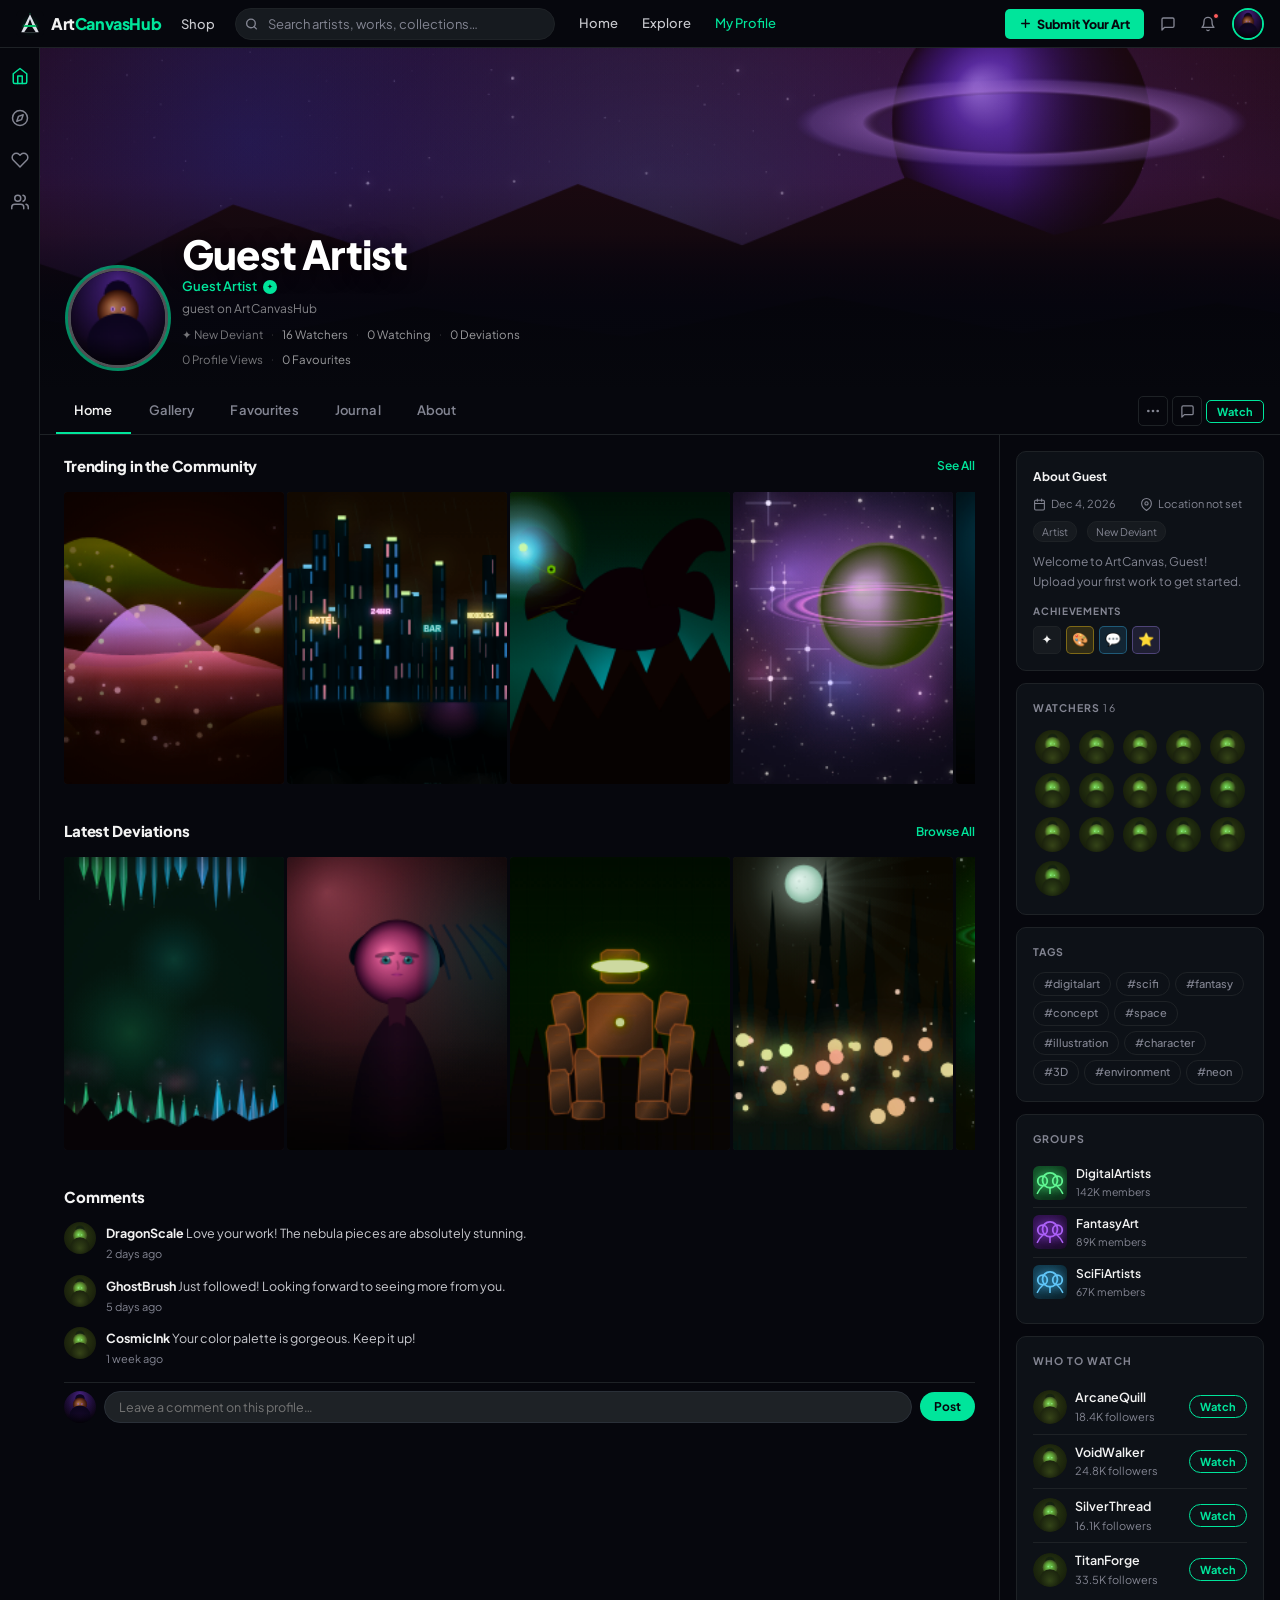
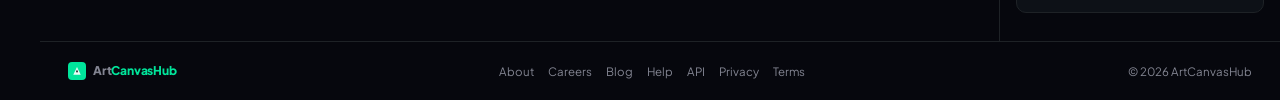
<file: index.html>
<!DOCTYPE html>
<html lang="en">
<head>
  <meta charset="UTF-8">
  <meta name="viewport" content="width=device-width, initial-scale=1">
  <title>My Profile — ArtCanvasHub</title>
  <link rel="icon" href="images/logo.svg">
  <link rel="preconnect" href="https://fonts.googleapis.com">
  <link rel="preconnect" href="https://fonts.gstatic.com" crossorigin>
  <link href="https://fonts.googleapis.com/css2?family=Plus+Jakarta+Sans:wght@400;500;600;700;800;900&display=swap" rel="stylesheet">
  <link rel="stylesheet" href="css/style.css">
</head>
<body>

<!-- ── GLOBAL NAV ─────────────────────────────────── -->
<nav class="nav">
  <a class="logo" href="home.html">
    <img src="images/logo.svg" class="logo-icon" alt="ArtCanvasHub">
    <span class="logo-text">Art<em>CanvasHub</em></span>
  </a>
  <button class="nav-shop">Shop</button>

  <div class="srch">
    <span class="srch-ico">
      <svg width="13" height="13" viewBox="0 0 24 24" fill="none" stroke="currentColor" stroke-width="2.5" stroke-linecap="round" stroke-linejoin="round"><circle cx="11" cy="11" r="8"/><path d="m21 21-4.35-4.35"/></svg>
    </span>
    <input type="search" id="searchInput" placeholder="Search artists, works, collections…">
  </div>

  <nav class="nav-links">
    <a class="nav-page-link" href="home.html" data-page="home.html">Home</a>
    <a class="nav-page-link" href="browse.html" data-page="browse.html">Explore</a>
    <a class="nav-page-link active" href="index.html" data-page="index.html">My Profile</a>
  </nav>

  <div class="nav-r">
    <button class="btn-submit">
      <svg width="13" height="13" viewBox="0 0 24 24" fill="none" stroke="currentColor" stroke-width="2.5" stroke-linecap="round" stroke-linejoin="round"><path d="M12 5v14m-7-7h14"/></svg>
      Submit Your Art
    </button>
    <button class="nav-icon-btn" title="Messages">
      <svg viewBox="0 0 24 24" fill="none" stroke="currentColor" stroke-width="2" stroke-linecap="round" stroke-linejoin="round"><path d="M21 15a2 2 0 0 1-2 2H7l-4 4V5a2 2 0 0 1 2-2h14a2 2 0 0 1 2 2z"/></svg>
    </button>
    <button class="nav-icon-btn" title="Notifications">
      <svg viewBox="0 0 24 24" fill="none" stroke="currentColor" stroke-width="2" stroke-linecap="round" stroke-linejoin="round"><path d="M18 8A6 6 0 0 0 6 8c0 7-3 9-3 9h18s-3-2-3-9"/><path d="M13.73 21a2 2 0 0 1-3.46 0"/></svg>
      <span class="notif-dot"></span>
    </button>

    <div class="nav-av">
      <canvas id="navAv" width="36" height="36"></canvas>
    </div>
  </div>
</nav>

<!-- ── APP SHELL ─────────────────────────────────── -->
<div class="app">

  <!-- Left icon sidebar -->
  <aside class="lsb">
    <a class="lsb-btn active" href="index.html" title="Home">
      <svg viewBox="0 0 24 24" fill="none" stroke="currentColor" stroke-width="2" stroke-linecap="round" stroke-linejoin="round">
        <path d="m3 9 9-7 9 7v11a2 2 0 0 1-2 2H5a2 2 0 0 1-2-2z"/>
        <polyline points="9 22 9 12 15 12 15 22"/>
      </svg>
      <span class="lsb-btn-label">Home</span>
    </a>
    <a class="lsb-btn" href="browse.html" title="Explore">
      <svg viewBox="0 0 24 24" fill="none" stroke="currentColor" stroke-width="2" stroke-linecap="round" stroke-linejoin="round">
        <circle cx="12" cy="12" r="10"/>
        <polygon points="16.24 7.76 14.12 14.12 7.76 16.24 9.88 9.88 16.24 7.76"/>
      </svg>
      <span class="lsb-btn-label">Explore</span>
    </a>
    <a class="lsb-btn" href="#" title="Liked">
      <svg viewBox="0 0 24 24" fill="none" stroke="currentColor" stroke-width="2" stroke-linecap="round" stroke-linejoin="round">
        <path d="M20.84 4.61a5.5 5.5 0 0 0-7.78 0L12 5.67l-1.06-1.06a5.5 5.5 0 0 0-7.78 7.78l1.06 1.06L12 21.23l7.78-7.78 1.06-1.06a5.5 5.5 0 0 0 0-7.78z"/>
      </svg>
      <span class="lsb-btn-label">Liked</span>
    </a>
    <a class="lsb-btn" href="#" title="Groups">
      <svg viewBox="0 0 24 24" fill="none" stroke="currentColor" stroke-width="2" stroke-linecap="round" stroke-linejoin="round">
        <path d="M17 21v-2a4 4 0 0 0-4-4H5a4 4 0 0 0-4 4v2"/>
        <circle cx="9" cy="7" r="4"/>
        <path d="M23 21v-2a4 4 0 0 0-3-3.87"/>
        <path d="M16 3.13a4 4 0 0 1 0 7.75"/>
      </svg>
      <span class="lsb-btn-label">Groups</span>
    </a>
  </aside>

  <!-- Main column -->
  <div class="main-col">

    <!-- ── HERO ──────────────────────────────────── -->
    <div class="hero-banner">
      <canvas id="bannerC" width="1400" height="290"></canvas>
      <div class="hero-ov">
        <div class="hero-av" id="heroAvWrap">
          <canvas id="profileAv" width="64" height="64"></canvas>
        </div>
        <div class="hero-text">
          <div class="hero-name" id="heroName">Artist</div>
          <div class="hero-handle" id="heroHandle">
            Artist
            <span class="hero-badge">✦</span>
          </div>
          <div class="hero-tag" id="heroTag">New Deviant</div>
          <div class="hero-stats">
            <span class="hs-item" id="heroMember">✦ New Deviant</span>
            <span class="hs-dot">·</span>
            <button class="hs-link" data-stat="watchers" id="heroFollowers">0 Watchers</button>
            <span class="hs-dot">·</span>
            <button class="hs-link" data-stat="watching" id="heroFollowing">0 Watching</button>
            <span class="hs-dot">·</span>
            <button class="hs-link" data-stat="deviations" id="heroWorks">0 Deviations</button>
          </div>
          <div class="hero-stats">
            <span class="hs-item">0 Profile Views</span>
            <span class="hs-dot">·</span>
            <button class="hs-link" data-stat="favourites">0 Favourites</button>
          </div>
        </div>
      </div>
    </div>

    <!-- Tab strip -->
    <div class="tab-strip">
      <div class="tab-strip-tabs">
        <button class="tbtn active" data-tab="home">Home</button>
        <button class="tbtn" data-tab="gallery">Gallery</button>
        <button class="tbtn" data-tab="favourites">Favourites</button>
        <button class="tbtn" data-tab="journal">Journal</button>
        <button class="tbtn" data-tab="about">About</button>
      </div>
      <div class="tab-strip-acts">
        <button class="tab-act-btn" title="More options">
          <svg viewBox="0 0 24 24" fill="currentColor" width="16" height="16"><circle cx="5" cy="12" r="2"/><circle cx="12" cy="12" r="2"/><circle cx="19" cy="12" r="2"/></svg>
        </button>
        <button class="tab-act-btn" title="Send message">
          <svg viewBox="0 0 24 24" fill="none" stroke="currentColor" stroke-width="2" stroke-linecap="round" stroke-linejoin="round" width="15" height="15">
            <path d="M21 15a2 2 0 0 1-2 2H7l-4 4V5a2 2 0 0 1 2-2h14a2 2 0 0 1 2 2z"/>
          </svg>
        </button>
        <button class="btn-watch-hero btn-follow-toggle" data-following="false">Watch</button>
      </div>
    </div>

    <!-- ── TAB PANELS ────────────────────────────── -->

    <!-- HOME TAB -->
    <div class="tab-panel active" id="tab-home">
      <div class="home-layout">
        <div class="home-main">

          <!-- Recent Works - empty state -->
          <div class="sec">
            <div class="sec-hd-row">
              <span class="sec-hd-label">Latest Deviations</span>
            </div>
            <div class="empty-banner">
              <div class="empty-banner-icon">
                <svg viewBox="0 0 24 24" fill="none" stroke="currentColor" stroke-width="1.5" stroke-linecap="round" stroke-linejoin="round">
                  <rect x="3" y="3" width="18" height="18" rx="2" ry="2"/>
                  <circle cx="8.5" cy="8.5" r="1.5"/>
                  <polyline points="21 15 16 10 5 21"/>
                </svg>
              </div>
              <div class="empty-banner-title">No deviations yet</div>
              <p class="empty-banner-sub">When you submit a deviation, it will appear here for everyone to see.</p>
              <button class="empty-banner-cta" data-action="upload">
                <svg viewBox="0 0 24 24" fill="none" stroke="currentColor" stroke-width="2.5" stroke-linecap="round" stroke-linejoin="round" width="14" height="14"><path d="M12 5v14m-7-7h14"/></svg>
                Submit Your First Deviation
              </button>
            </div>
          </div>

          <!-- Spotlight - empty state -->
          <div class="sec">
            <div class="sec-hd-row">
              <span class="sec-hd-label">Spotlight</span>
            </div>
            <div class="spotlight-empty">
              <div class="spotlight-empty-inner">
                <svg viewBox="0 0 24 24" fill="none" stroke="currentColor" stroke-width="1.5" stroke-linecap="round" stroke-linejoin="round" width="28" height="28">
                  <polygon points="12 2 15.09 8.26 22 9.27 17 14.14 18.18 21.02 12 17.77 5.82 21.02 7 14.14 2 9.27 8.91 8.26 12 2"/>
                </svg>
                <span>Pin your best work here to feature it on your profile</span>
              </div>
              <button class="spotlight-pin-btn">Pin a Work</button>
            </div>
          </div>

          <!-- Profile Comments -->
          <div class="sec">
            <div class="sec-hd-row">
              <span class="sec-hd-label">Comments</span>
            </div>
            <div class="profile-comments" id="profileCommentsList"></div>
            <div class="pc-form">
              <canvas class="pc-form-av" width="32" height="32" id="pcFormAv"></canvas>
              <input type="text" class="pc-form-input" id="pcCommentInput" placeholder="Leave a comment on this profile…">
              <button class="pc-form-send" id="pcCommentSend">Post</button>
            </div>
          </div>

        </div>
        <div class="home-aside">

          <!-- About widget -->
          <div class="about-card">
            <div class="about-card-hd" id="aboutCardHd">About Me</div>
            <div class="about-meta-row">
              <span class="about-meta-item">
                <svg viewBox="0 0 24 24" fill="none" stroke="currentColor" stroke-width="2" stroke-linecap="round" stroke-linejoin="round" width="13" height="13"><rect x="3" y="4" width="18" height="18" rx="2" ry="2"/><line x1="16" y1="2" x2="16" y2="6"/><line x1="8" y1="2" x2="8" y2="6"/><line x1="3" y1="10" x2="21" y2="10"/></svg>
                <span id="aboutJoinDate">Joined recently</span>
              </span>
              <span class="about-meta-item" id="aboutMetaLocation" style="margin-left:14px">
                <svg viewBox="0 0 24 24" fill="none" stroke="currentColor" stroke-width="2" stroke-linecap="round" stroke-linejoin="round" width="13" height="13"><path d="M21 10c0 7-9 13-9 13s-9-6-9-13a9 9 0 0 1 18 0z"/><circle cx="12" cy="10" r="3"/></svg>
                <span id="aboutCardLocation">Location not set</span>
              </span>
            </div>
            <div class="about-meta-row" style="margin-top:8px">
              <span class="about-type-pill">Artist</span>
              <span class="about-type-pill" id="aboutCardDuration">New Deviant</span>
            </div>
            <p class="about-bio-short" id="aboutBio">Welcome to ArtCanvasHub! Upload your first work to get started.</p>
            <div class="about-card-sh">Achievements</div>
            <div class="badges-row">
              <span class="badge-chip" title="New Member">✦</span>
              <span class="badge-chip badge-chip-gold" title="Active Creator">🎨</span>
              <span class="badge-chip badge-chip-blue" title="Community Member">💬</span>
              <span class="badge-chip badge-chip-purple" title="Collector">⭐</span>
            </div>
          </div>

          <!-- Followers -->
          <div class="sc">
            <div class="sc-hd">Watchers <span class="sc-hd-count" id="followersCount">0</span></div>
            <div class="wgrid" id="followersGrid"></div>
          </div>

          <!-- Tags -->
          <div class="sc">
            <div class="sc-hd">Tags</div>
            <div class="tag-cloud">
              <a class="tchip" href="browse.html">#digitalart</a>
              <a class="tchip" href="browse.html">#scifi</a>
              <a class="tchip" href="browse.html">#fantasy</a>
              <a class="tchip" href="browse.html">#concept</a>
              <a class="tchip" href="browse.html">#space</a>
              <a class="tchip" href="browse.html">#illustration</a>
              <a class="tchip" href="browse.html">#character</a>
              <a class="tchip" href="browse.html">#3D</a>
              <a class="tchip" href="browse.html">#environment</a>
              <a class="tchip" href="browse.html">#neon</a>
            </div>
          </div>

          <!-- Groups -->
          <div class="sc">
            <div class="sc-hd">Groups</div>
            <div class="grp-row" id="grpRow"></div>
          </div>

          <!-- Who to Watch -->
          <div class="sc">
            <div class="sc-hd">Who to Watch</div>
            <div id="whoToWatch"></div>
          </div>

        </div>
      </div>
    </div>

    <!-- GALLERY TAB -->
    <div class="tab-panel" id="tab-gallery">
      <div class="gallery-page">

        <!-- Collection row - empty -->
        <div class="folder-section">
          <div class="sec-hd-row">
            <span class="sec-hd-label">Collections</span>
            <button class="icon-btn-sm" title="Search portfolio">
              <svg viewBox="0 0 24 24" fill="none" stroke="currentColor" stroke-width="2.2" stroke-linecap="round" stroke-linejoin="round" width="15" height="15">
                <circle cx="11" cy="11" r="8"/><path d="m21 21-4.35-4.35"/>
              </svg>
            </button>
          </div>
          <div class="folder-row" id="collectionRow"></div>
        </div>

        <!-- Empty portfolio grid -->
        <div class="grid-section">
          <div class="sec-hd-row">
            <div class="grid-filter">
              <button class="filter-btn active">All <span class="filter-count">0</span></button>
              <button class="filter-btn">Featured</button>
              <button class="filter-btn">Series</button>
            </div>
            <div class="sort-row">
              <span class="sort-label">Sort by:</span>
              <button class="sort-btn">Newest <svg viewBox="0 0 24 24" fill="none" stroke="currentColor" stroke-width="2.5" stroke-linecap="round" stroke-linejoin="round" width="11" height="11"><polyline points="6 9 12 15 18 9"/></svg></button>
            </div>
          </div>
          <div class="empty-box" style="margin-top:14px">
            <div class="empty-icon">
              <svg viewBox="0 0 24 24" fill="none" stroke="currentColor" stroke-width="1.8" stroke-linecap="round" stroke-linejoin="round">
                <rect x="3" y="3" width="18" height="18" rx="2" ry="2"/>
                <circle cx="8.5" cy="8.5" r="1.5"/>
                <polyline points="21 15 16 10 5 21"/>
              </svg>
            </div>
            <div class="empty-title">Your gallery is empty</div>
            <div class="empty-sub">Submit a deviation to start building your gallery.</div>
            <button class="empty-cta" data-action="upload">
              <svg viewBox="0 0 24 24" fill="none" stroke="currentColor" stroke-width="2.5" stroke-linecap="round" stroke-linejoin="round" width="14" height="14"><path d="M12 5v14m-7-7h14"/></svg>
              Submit a Deviation
            </button>
          </div>
        </div>
      </div>
    </div>

    <!-- FAVOURITES TAB -->
    <div class="tab-panel" id="tab-favourites">
      <div class="gallery-page">
        <div class="empty-box">
          <div class="empty-icon">
            <svg viewBox="0 0 24 24" fill="none" stroke="currentColor" stroke-width="1.8" stroke-linecap="round" stroke-linejoin="round">
              <path d="M20.84 4.61a5.5 5.5 0 0 0-7.78 0L12 5.67l-1.06-1.06a5.5 5.5 0 0 0-7.78 7.78l1.06 1.06L12 21.23l7.78-7.78 1.06-1.06a5.5 5.5 0 0 0 0-7.78z"/>
            </svg>
          </div>
          <div class="empty-title">No favourites yet</div>
          <div class="empty-sub">Deviations you favourite will appear here so you can find them again.</div>
          <a class="empty-cta" href="browse.html">Browse Deviations</a>
        </div>
      </div>
    </div>

    <!-- JOURNAL TAB -->
    <div class="tab-panel" id="tab-journal">
      <div class="gallery-page">
        <div class="journal-page">
          <div class="journal-header">
            <span class="sec-hd-label">Posts &amp; Journal</span>
            <button class="empty-cta" style="margin-top:0;padding:7px 16px;font-size:12px">
              <svg viewBox="0 0 24 24" fill="none" stroke="currentColor" stroke-width="2.5" stroke-linecap="round" stroke-linejoin="round" width="12" height="12"><path d="M12 5v14m-7-7h14"/></svg>
              Write Entry
            </button>
          </div>
          <div class="journal-list" id="journalList"></div>
        </div>
      </div>
    </div>

    <!-- ABOUT TAB -->
    <div class="tab-panel" id="tab-about">
      <div class="gallery-page">
        <div class="about-full">
          <div class="about-full-main">
            <div class="about-box">

              <!-- Quick facts (DA-style horizontal row) -->
              <div class="about-qf-row" id="aboutQfRow">
                <span class="about-qf-item">
                  <svg viewBox="0 0 24 24" fill="none" stroke="currentColor" stroke-width="2" stroke-linecap="round" stroke-linejoin="round" width="13" height="13"><rect x="3" y="4" width="18" height="18" rx="2" ry="2"/><line x1="16" y1="2" x2="16" y2="6"/><line x1="8" y1="2" x2="8" y2="6"/><line x1="3" y1="10" x2="21" y2="10"/></svg>
                  <span id="aboutQfJoinDate">Loading…</span>
                </span>
                <span class="about-qf-sep">·</span>
                <span class="about-qf-item">
                  <svg viewBox="0 0 24 24" fill="none" stroke="currentColor" stroke-width="2" stroke-linecap="round" stroke-linejoin="round" width="13" height="13"><path d="M21 10c0 7-9 13-9 13s-9-6-9-13a9 9 0 0 1 18 0z"/><circle cx="12" cy="10" r="3"/></svg>
                  <span id="aboutQfLocation">Location not set</span>
                </span>
                <span class="about-qf-sep">·</span>
                <span class="about-qf-item">
                  <svg viewBox="0 0 24 24" fill="none" stroke="currentColor" stroke-width="2" stroke-linecap="round" stroke-linejoin="round" width="13" height="13"><polygon points="12 2 15.09 8.26 22 9.27 17 14.14 18.18 21.02 12 17.77 5.82 21.02 7 14.14 2 9.27 8.91 8.26 12 2"/></svg>
                  <span id="aboutQfDuration">New Deviant</span>
                </span>
              </div>
              <div class="about-pronouns" id="aboutPronouns">They / Them</div>

              <!-- Badges -->
              <div class="about-sh" style="margin-top:18px">Badges</div>
              <div class="about-badges-row">
                <div class="about-badge-icon" title="New Member">
                  <svg viewBox="0 0 24 24" fill="none" stroke="currentColor" stroke-width="2" stroke-linecap="round" stroke-linejoin="round" width="18" height="18"><polygon points="12 2 15.09 8.26 22 9.27 17 14.14 18.18 21.02 12 17.77 5.82 21.02 7 14.14 2 9.27 8.91 8.26 12 2"/></svg>
                </div>
                <div class="about-badge-icon about-badge-blue" title="Active Creator">
                  <svg viewBox="0 0 24 24" fill="none" stroke="currentColor" stroke-width="2" stroke-linecap="round" stroke-linejoin="round" width="18" height="18"><path d="M12 20h9"/><path d="M16.5 3.5a2.121 2.121 0 0 1 3 3L7 19l-4 1 1-4L16.5 3.5z"/></svg>
                </div>
                <div class="about-badge-icon about-badge-green" title="Community Member">
                  <svg viewBox="0 0 24 24" fill="none" stroke="currentColor" stroke-width="2" stroke-linecap="round" stroke-linejoin="round" width="18" height="18"><path d="M21 15a2 2 0 0 1-2 2H7l-4 4V5a2 2 0 0 1 2-2h14a2 2 0 0 1 2 2z"/></svg>
                </div>
                <div class="about-badge-icon about-badge-purple" title="Art Collector">
                  <svg viewBox="0 0 24 24" fill="none" stroke="currentColor" stroke-width="2" stroke-linecap="round" stroke-linejoin="round" width="18" height="18"><path d="M20.84 4.61a5.5 5.5 0 0 0-7.78 0L12 5.67l-1.06-1.06a5.5 5.5 0 0 0-7.78 7.78l1.06 1.06L12 21.23l7.78-7.78 1.06-1.06a5.5 5.5 0 0 0 0-7.78z"/></svg>
                </div>
              </div>

              <!-- Bio -->
              <div class="about-sh" style="margin-top:20px">My Bio</div>
              <p class="about-bio" id="aboutFullBio">You haven't written a bio yet. Tell the community about your art, your inspirations, and what you create.</p>

              <div class="about-sh" style="margin-top:24px">Get Started</div>
              <p style="color:var(--fg3);font-size:13px;line-height:1.7;margin-top:8px">Upload your first work to start building your gallery on ArtCanvasHub. Your art deserves an audience.</p>
              <div style="margin-top:16px">
                <button class="empty-cta" data-action="upload" style="display:inline-flex">
                  <svg viewBox="0 0 24 24" fill="none" stroke="currentColor" stroke-width="2.5" stroke-linecap="round" stroke-linejoin="round" width="14" height="14"><path d="M12 5v14m-7-7h14"/></svg>
                  Upload Your First Work
                </button>
              </div>
            </div>
          </div>
          <div class="about-full-side">
            <div class="sc">
              <div class="sc-hd">Details</div>
              <div class="detail-list">
                <div class="detail-row">
                  <svg viewBox="0 0 24 24" fill="none" stroke="currentColor" stroke-width="2" stroke-linecap="round" stroke-linejoin="round" width="14" height="14"><circle cx="12" cy="12" r="10"/><polyline points="12 6 12 12 16 14"/></svg>
                  <span id="aboutDetailJoin">Member since today</span>
                </div>
                <div class="detail-row">
                  <svg viewBox="0 0 24 24" fill="none" stroke="currentColor" stroke-width="2" stroke-linecap="round" stroke-linejoin="round" width="14" height="14"><path d="M3 8l7.89 5.26a2 2 0 0 0 2.22 0L21 8M5 19h14a2 2 0 0 0 2-2V7a2 2 0 0 0-2-2H5a2 2 0 0 0-2 2v10a2 2 0 0 0 2 2z"/></svg>
                  <span id="aboutDetailEmail">—</span>
                </div>
                <div class="detail-row">
                  <svg viewBox="0 0 24 24" fill="none" stroke="currentColor" stroke-width="2" stroke-linecap="round" stroke-linejoin="round" width="14" height="14"><path d="M21 10c0 7-9 13-9 13s-9-6-9-13a9 9 0 0 1 18 0z"/><circle cx="12" cy="10" r="3"/></svg>
                  <span id="aboutDetailLocation">Location not set</span>
                </div>
                <div class="detail-row">
                  <svg viewBox="0 0 24 24" fill="none" stroke="currentColor" stroke-width="2" stroke-linecap="round" stroke-linejoin="round" width="14" height="14"><path d="M20 7H4a2 2 0 0 0-2 2v6a2 2 0 0 0 2 2h16a2 2 0 0 0 2-2V9a2 2 0 0 0-2-2z"/><path d="M16 21V5a2 2 0 0 0-2-2h-4a2 2 0 0 0-2 2v16"/></svg>
                  <span>Artist · Digital Media</span>
                </div>
              </div>
            </div>
            <div class="sc" style="margin-top:12px">
              <div class="sc-hd">Commission Status</div>
              <div class="comm-status open">
                <svg viewBox="0 0 24 24" fill="none" stroke="currentColor" stroke-width="2" stroke-linecap="round" stroke-linejoin="round" width="13" height="13"><circle cx="12" cy="12" r="10"/><polyline points="12 6 12 12 16 14"/></svg>
                Open for Commissions
              </div>
            </div>

            <div class="sc" style="margin-top:12px">
              <div class="sc-hd">Interests</div>
              <div class="interests-list">
                <div class="interest-item">
                  <svg viewBox="0 0 24 24" fill="none" stroke="currentColor" stroke-width="2" stroke-linecap="round" stroke-linejoin="round" width="13" height="13"><rect x="3" y="3" width="18" height="18" rx="2"/><circle cx="8.5" cy="8.5" r="1.5"/><polyline points="21 15 16 10 5 21"/></svg>
                  Digital Art · Concept Art · Sci-Fi
                </div>
                <div class="interest-item">
                  <svg viewBox="0 0 24 24" fill="none" stroke="currentColor" stroke-width="2" stroke-linecap="round" stroke-linejoin="round" width="13" height="13"><polygon points="12 2 15.09 8.26 22 9.27 17 14.14 18.18 21.02 12 17.77 5.82 21.02 7 14.14 2 9.27 8.91 8.26 12 2"/></svg>
                  Favorite artists: Moebius, Syd Mead
                </div>
                <div class="interest-item">
                  <svg viewBox="0 0 24 24" fill="none" stroke="currentColor" stroke-width="2" stroke-linecap="round" stroke-linejoin="round" width="13" height="13"><path d="M9 18V5l12-2v13"/><circle cx="6" cy="18" r="3"/><circle cx="18" cy="16" r="3"/></svg>
                  Listening to: Synthwave · Ambient · Lo-fi
                </div>
              </div>
            </div>

            <div class="sc" style="margin-top:12px">
              <div class="sc-hd">Links</div>
              <div class="social-links" id="socialLinks">
                <a class="social-link" href="#" title="Portfolio Website">
                  <svg viewBox="0 0 24 24" fill="none" stroke="currentColor" stroke-width="2" stroke-linecap="round" stroke-linejoin="round" width="14" height="14"><circle cx="12" cy="12" r="10"/><line x1="2" y1="12" x2="22" y2="12"/><path d="M12 2a15.3 15.3 0 0 1 4 10 15.3 15.3 0 0 1-4 10 15.3 15.3 0 0 1-4-10 15.3 15.3 0 0 1 4-10z"/></svg>
                  Portfolio Website
                </a>
                <a class="social-link" href="#" title="Twitter / X">
                  <svg viewBox="0 0 24 24" fill="none" stroke="currentColor" stroke-width="2" stroke-linecap="round" stroke-linejoin="round" width="14" height="14"><path d="M22 4s-.7 2.1-2 3.4c1.6 10-9.4 17.3-18 11.6 2.2.1 4.4-.6 6-2C3 15.5.5 9.6 3 5c2.2 2.7 5.5 4.3 9 4-.9-4.2 4-6.6 7-3.8 1.1 0 3-1.2 3-1.2z"/></svg>
                  Twitter / X
                </a>
                <a class="social-link" href="#" title="Instagram">
                  <svg viewBox="0 0 24 24" fill="none" stroke="currentColor" stroke-width="2" stroke-linecap="round" stroke-linejoin="round" width="14" height="14"><rect x="2" y="2" width="20" height="20" rx="5" ry="5"/><path d="M16 11.37A4 4 0 1 1 12.63 8 4 4 0 0 1 16 11.37z"/><line x1="17.5" y1="6.5" x2="17.51" y2="6.5"/></svg>
                  Instagram
                </a>
                <a class="social-link" href="#" title="Patreon">
                  <svg viewBox="0 0 24 24" fill="none" stroke="currentColor" stroke-width="2" stroke-linecap="round" stroke-linejoin="round" width="14" height="14"><circle cx="14.5" cy="9.5" r="6.5"/><line x1="4" y1="2" x2="4" y2="22"/></svg>
                  Patreon
                </a>
              </div>
            </div>
          </div>
        </div>
      </div>
    </div>

  </div><!-- /main-col -->
</div><!-- /app -->

<!-- ── FOOTER ─────────────────────────────────────── -->
<footer class="site-footer">
  <div class="footer-inner">
    <div class="footer-logo">
      <span class="footer-logo-icon">
        <svg viewBox="0 0 20 20" fill="none"><polygon points="10,2 17.5,17.5 2.5,17.5" fill="#fff" opacity=".9"/><polygon points="10,7 12,12.5 8,12.5" fill="#06070d"/></svg>
      </span>
      <span class="footer-logo-text">Art<em>CanvasHub</em></span>
    </div>
    <div class="footer-links">
      <a href="#">About</a><a href="#">Careers</a><a href="#">Blog</a>
      <a href="#">Help</a><a href="#">API</a><a href="#">Privacy</a><a href="#">Terms</a>
    </div>
    <div class="footer-copy">&copy; 2026 ArtCanvasHub</div>
  </div>
</footer>

<script src="js/auth.js"></script>
<script src="js/art.js"></script>
<script src="js/data.js"></script>
<script src="js/app.js"></script>
<script src="js/main.js"></script>
</body>
</html>
</file>
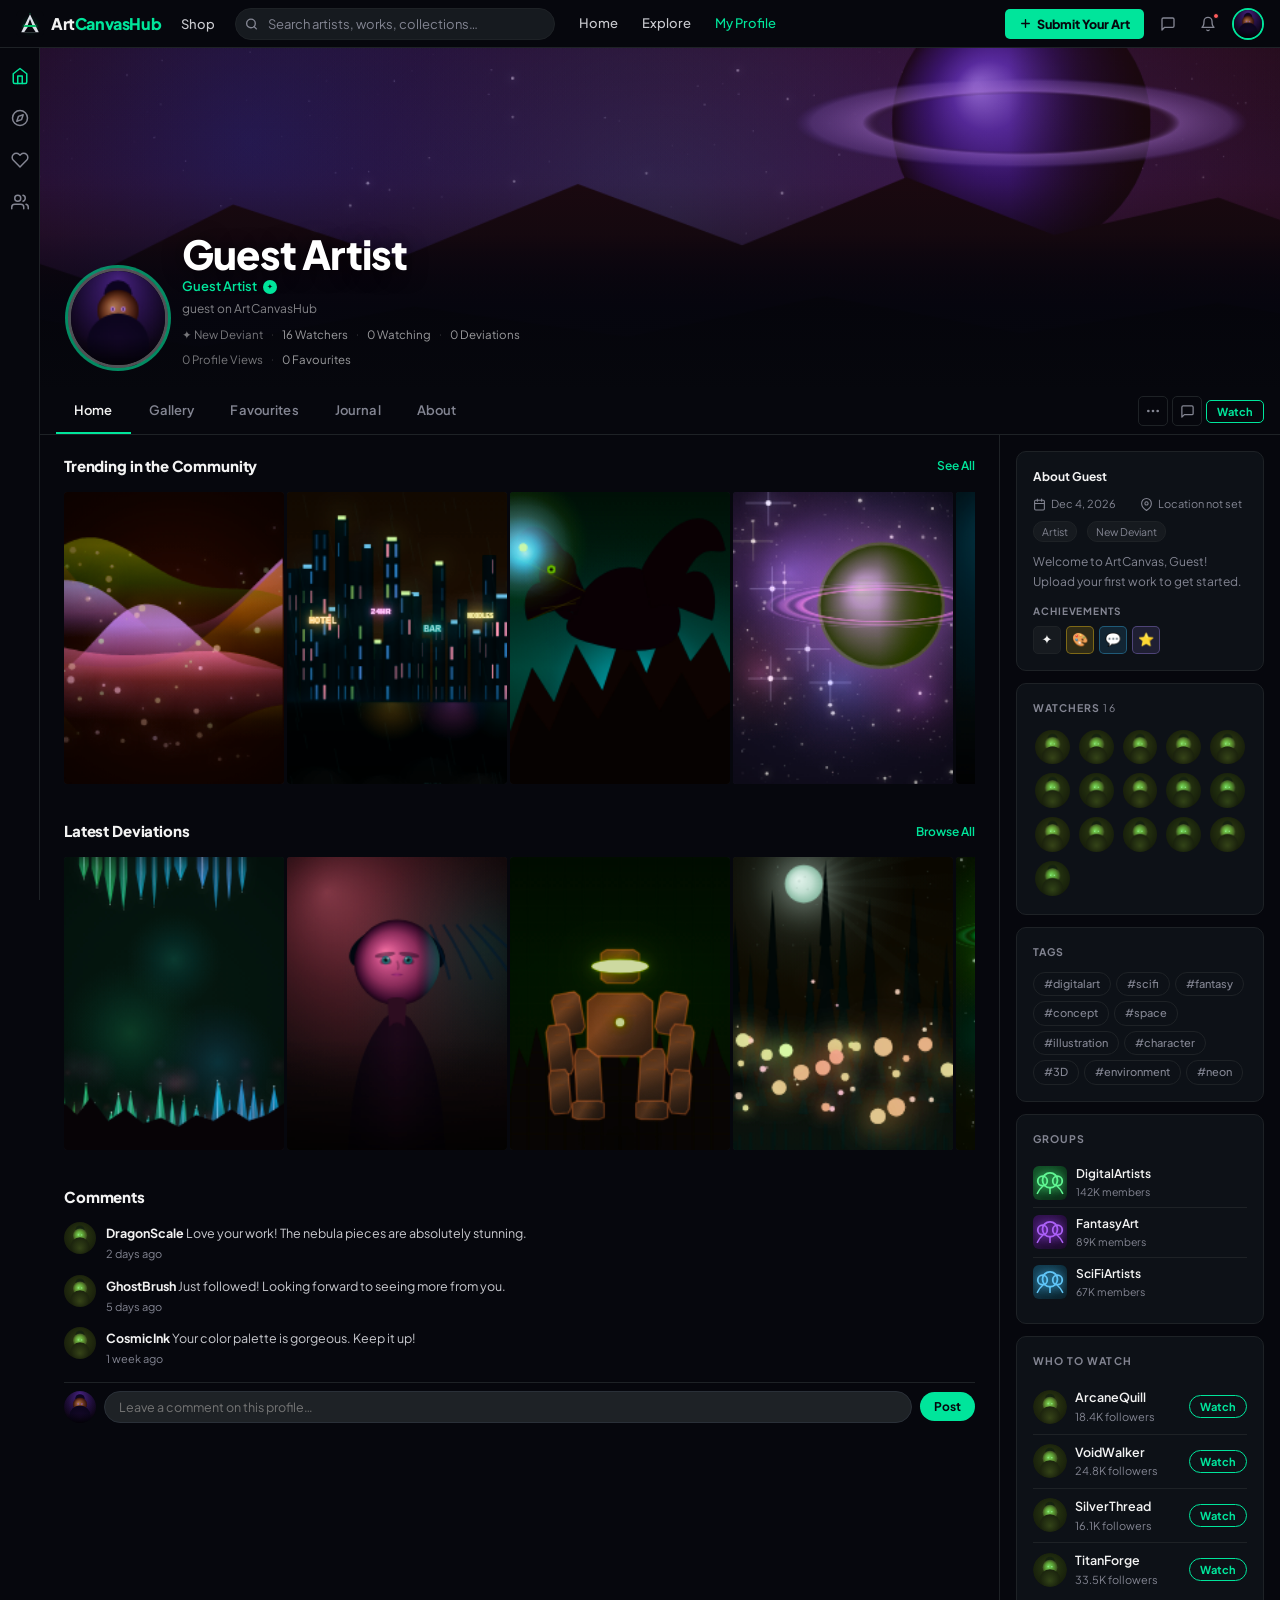
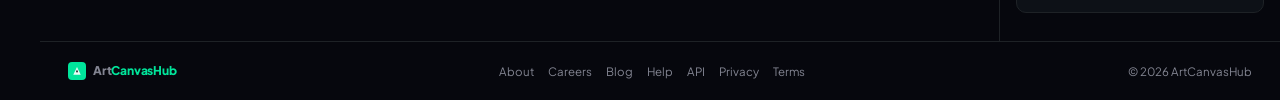
<file: artist.html>
<!DOCTYPE html>
<html lang="en">
<head>
  <meta charset="UTF-8">
  <meta name="viewport" content="width=device-width, initial-scale=1">
  <title>Artist — ArtCanvasHub</title>
  <link rel="icon" href="images/logo.svg">
  <link rel="preconnect" href="https://fonts.googleapis.com">
  <link rel="preconnect" href="https://fonts.gstatic.com" crossorigin>
  <link href="https://fonts.googleapis.com/css2?family=Plus+Jakarta+Sans:wght@400;500;600;700;800;900&display=swap" rel="stylesheet">
  <link rel="stylesheet" href="css/style.css">
  <style>
    .artist-hero {
      display: flex;
      align-items: center;
      gap: 28px;
      padding: 40px 24px 32px;
      max-width: 1200px;
      margin: 0 auto;
      border-bottom: 1px solid var(--brd);
    }
    .artist-hero-av-wrap {
      flex-shrink: 0;
      width: 96px;
      height: 96px;
      border-radius: 50%;
      overflow: hidden;
      border: 3px solid var(--brd);
    }
    .artist-hero-av-wrap canvas {
      width: 100%;
      height: 100%;
      display: block;
    }
    .artist-hero-info { flex: 1; min-width: 0; }
    .artist-hero-name {
      font-size: 26px;
      font-weight: 800;
      color: var(--fg);
      margin: 0 0 4px;
    }
    .artist-hero-tagline {
      font-size: 13px;
      color: var(--fg3);
      margin-bottom: 14px;
    }
    .artist-hero-stats {
      display: flex;
      gap: 24px;
      margin-bottom: 16px;
    }
    .artist-hero-stat {
      display: flex;
      flex-direction: column;
      align-items: center;
    }
    .artist-hero-stat-val {
      font-size: 18px;
      font-weight: 800;
      color: var(--fg);
    }
    .artist-hero-stat-label {
      font-size: 11px;
      color: var(--fg3);
      text-transform: uppercase;
      letter-spacing: .05em;
    }
    .artist-hero-actions { display: flex; gap: 10px; flex-wrap: wrap; }
    .artist-follow-btn {
      padding: 8px 22px;
      border-radius: 6px;
      border: 1px solid var(--acc);
      background: var(--acc);
      color: #06070d;
      font-size: 13px;
      font-weight: 700;
      cursor: pointer;
      transition: opacity .15s;
    }
    .artist-follow-btn:hover { opacity: .85; }
    .artist-follow-btn.following {
      background: transparent;
      color: var(--fg);
      border-color: var(--brd);
    }
    .artist-msg-btn {
      padding: 8px 18px;
      border-radius: 6px;
      border: 1px solid var(--brd);
      background: transparent;
      color: var(--fg);
      font-size: 13px;
      font-weight: 600;
      cursor: pointer;
    }
    .artist-msg-btn:hover { background: var(--surf); }
    .artist-page-wrap {
      max-width: 1200px;
      margin: 0 auto;
      padding: 0 24px;
    }
    .artist-tabs {
      display: flex;
      gap: 0;
      border-bottom: 1px solid var(--brd);
      margin-bottom: 28px;
    }
    .artist-tab {
      padding: 12px 20px;
      font-size: 13px;
      font-weight: 600;
      color: var(--fg3);
      background: none;
      border: none;
      border-bottom: 2px solid transparent;
      cursor: pointer;
      transition: color .15s, border-color .15s;
    }
    .artist-tab.active {
      color: var(--fg);
      border-bottom-color: var(--acc);
    }
    .artist-tab:hover { color: var(--fg); }
    .artist-content-layout {
      display: grid;
      grid-template-columns: 1fr 220px;
      gap: 24px;
      align-items: start;
    }
    @media (max-width: 860px) {
      .artist-hero { flex-direction: column; align-items: flex-start; }
      .artist-content-layout { grid-template-columns: 1fr; }
      .artist-side { display: none; }
    }
    .artist-grid-section .masonry-grid { padding: 0; }
    .artist-side-sc {
      background: var(--surf);
      border: 1px solid var(--brd);
      border-radius: 10px;
      padding: 16px;
      margin-bottom: 16px;
    }
    .artist-side-hd {
      font-size: 12px;
      font-weight: 700;
      text-transform: uppercase;
      letter-spacing: .08em;
      color: var(--fg3);
      margin-bottom: 12px;
    }
    .artist-side-about {
      font-size: 12px;
      color: var(--fg2);
      line-height: 1.65;
    }
    .artist-tag-cloud { display: flex; flex-wrap: wrap; gap: 6px; }
    .artist-tchip {
      font-size: 11px;
      padding: 3px 9px;
      border-radius: 20px;
      background: rgba(255,255,255,.05);
      border: 1px solid var(--brd);
      color: var(--fg2);
      text-decoration: none;
      cursor: pointer;
    }
    .artist-tchip:hover { border-color: var(--acc); color: var(--acc); }
    .artist-empty {
      padding: 60px 24px;
      text-align: center;
      color: var(--fg3);
      font-size: 14px;
      grid-column: 1 / -1;
    }
  </style>
</head>
<body>

<!-- ── NAV ── -->
<nav class="nav">
  <a class="logo" href="home.html">
    <img src="images/logo.svg" class="logo-icon" alt="ArtCanvasHub">
    <span class="logo-text">Art<em>CanvasHub</em></span>
  </a>
  <button class="nav-shop">Shop</button>
  <div class="srch">
    <span class="srch-ico">
      <svg width="13" height="13" viewBox="0 0 24 24" fill="none" stroke="currentColor" stroke-width="2.5" stroke-linecap="round" stroke-linejoin="round"><circle cx="11" cy="11" r="8"/><path d="m21 21-4.35-4.35"/></svg>
    </span>
    <input type="search" id="searchInput" placeholder="Search artists, works, tags…">
  </div>
  <nav class="nav-links">
    <a class="nav-page-link" href="home.html" data-page="home.html">Home</a>
    <a class="nav-page-link" href="browse.html" data-page="browse.html">Explore</a>
    <a class="nav-page-link" href="index.html" data-page="index.html">My Profile</a>
  </nav>
  <div class="nav-r">
    <button class="btn-submit">
      <svg width="13" height="13" viewBox="0 0 24 24" fill="none" stroke="currentColor" stroke-width="2.5" stroke-linecap="round" stroke-linejoin="round"><path d="M12 5v14m-7-7h14"/></svg>
      Submit Your Art
    </button>
    <button class="nav-icon-btn" title="Messages">
      <svg viewBox="0 0 24 24" fill="none" stroke="currentColor" stroke-width="2" stroke-linecap="round" stroke-linejoin="round"><path d="M21 15a2 2 0 0 1-2 2H7l-4 4V5a2 2 0 0 1 2-2h14a2 2 0 0 1 2 2z"/></svg>
    </button>
    <button class="nav-icon-btn" title="Notifications">
      <svg viewBox="0 0 24 24" fill="none" stroke="currentColor" stroke-width="2" stroke-linecap="round" stroke-linejoin="round"><path d="M18 8A6 6 0 0 0 6 8c0 7-3 9-3 9h18s-3-2-3-9"/><path d="M13.73 21a2 2 0 0 1-3.46 0"/></svg>
      <span class="notif-dot"></span>
    </button>
    <div class="nav-av"><canvas id="navAv" width="36" height="36"></canvas></div>
  </div>
</nav>

<!-- ── ARTIST HERO ── -->
<div class="artist-hero" id="artistHero">
  <div class="artist-hero-av-wrap">
    <canvas id="artistAvCanvas" width="96" height="96"></canvas>
  </div>
  <div class="artist-hero-info">
    <h1 class="artist-hero-name" id="artistName">Loading…</h1>
    <div class="artist-hero-tagline" id="artistTagline"></div>
    <div class="artist-hero-stats" id="artistStats"></div>
    <div class="artist-hero-actions">
      <button class="artist-follow-btn btn-follow-toggle" data-following="false" id="artistFollowBtn">+ Follow</button>
      <button class="artist-msg-btn" id="artistMsgBtn">Message</button>
    </div>
  </div>
</div>

<!-- ── TABS + CONTENT ── -->
<div class="artist-page-wrap">
  <div class="artist-tabs">
    <button class="artist-tab active">Gallery</button>
    <button class="artist-tab">About</button>
    <button class="artist-tab">Collections</button>
  </div>

  <div class="artist-content-layout">
    <div class="artist-grid-section">
      <div class="masonry-grid" id="artistGrid"></div>
    </div>
    <aside class="artist-side" id="artistSide"></aside>
  </div>
</div>

<!-- ── FOOTER ── -->
<footer class="site-footer">
  <div class="footer-inner">
    <div class="footer-logo">
      <span class="footer-logo-icon">
        <svg viewBox="0 0 20 20" fill="none"><polygon points="10,2 17.5,17.5 2.5,17.5" fill="#fff" opacity=".9"/><polygon points="10,7 12,12.5 8,12.5" fill="#06070d"/></svg>
      </span>
      <span class="footer-logo-text">Art<em>CanvasHub</em></span>
    </div>
    <div class="footer-links">
      <a href="home.html">Home</a><a href="browse.html">Explore</a><a href="#">About</a>
      <a href="#">Help</a><a href="#">Privacy</a><a href="#">Terms</a>
    </div>
    <div class="footer-copy">&copy; 2026 ArtCanvasHub</div>
  </div>
</footer>

<script src="js/auth.js"></script>
<script src="js/art.js"></script>
<script src="js/data.js"></script>
<script src="js/app.js"></script>
<script>
document.addEventListener('DOMContentLoaded', () => {
  const user = window.AC_AUTH?.requireAuth();
  if (!user) return;

  /* Nav avatar */
  const navAvEl = document.getElementById('navAv');
  if (navAvEl) {
    if (user.picture) {
      const img = document.createElement('img');
      img.src = user.picture;
      img.style.cssText = 'width:100%;height:100%;object-fit:cover;border-radius:50%';
      img.onerror = () => window.AC.drawOn(navAvEl, window.drawAvatar);
      navAvEl.parentNode.replaceChild(img, navAvEl);
    } else {
      window.AC.drawOn(navAvEl, window.drawAvatar);
    }
  }

  /* Search */
  document.getElementById('searchInput').addEventListener('keydown', e => {
    if (e.key === 'Enter' && e.target.value.trim()) {
      location.href = 'browse.html?q=' + encodeURIComponent(e.target.value.trim());
    }
  });

  /* Read artist id from hash (#N) or query (?id=N) */
  const hashId = parseInt(location.hash.slice(1), 10);
  const qId    = parseInt(new URLSearchParams(location.search).get('id'), 10);
  const artistId = hashId || qId;
  const artist = window.AC_ARTISTS && window.AC_ARTISTS.find(a => a.id === artistId);

  if (!artist) {
    location.replace('index.html');
    return;
  }

  /* Set page title */
  document.title = artist.name + ' — ArtCanvasHub';

  /* Draw avatar */
  const avCv = document.getElementById('artistAvCanvas');
  window.AC.drawOn(avCv, window.drawWatcher, artist.seed);

  /* Name + tagline */
  document.getElementById('artistName').textContent = artist.name;
  document.getElementById('artistTagline').textContent = artist.tagline;

  /* Works for this artist */
  const artistWorks = (window.AC_WORKS || []).filter(w => w.artistId === artist.id);
  const totalLikes  = artistWorks.reduce((sum, w) => sum + w.likes, 0);
  const totalViews  = artistWorks.reduce((acc, w) => {
    const n = parseFloat(w.views) * (w.views.includes('K') ? 1000 : 1);
    return acc + n;
  }, 0);
  const viewsStr = totalViews >= 1000000
    ? (totalViews / 1000000).toFixed(1) + 'M'
    : totalViews >= 1000
    ? Math.round(totalViews / 1000) + 'K'
    : String(totalViews);

  /* Stats */
  document.getElementById('artistStats').innerHTML = `
    <div class="artist-hero-stat">
      <span class="artist-hero-stat-val">${artist.followers}</span>
      <span class="artist-hero-stat-label">Followers</span>
    </div>
    <div class="artist-hero-stat">
      <span class="artist-hero-stat-val">${artistWorks.length}</span>
      <span class="artist-hero-stat-label">Works</span>
    </div>
    <div class="artist-hero-stat">
      <span class="artist-hero-stat-val">${totalLikes.toLocaleString()}</span>
      <span class="artist-hero-stat-label">Total Likes</span>
    </div>
    <div class="artist-hero-stat">
      <span class="artist-hero-stat-val">${viewsStr}</span>
      <span class="artist-hero-stat-label">Total Views</span>
    </div>
  `;

  /* Follow / message buttons */
  document.getElementById('artistFollowBtn').addEventListener('click', function () {
    const following = this.dataset.following === 'true';
    this.dataset.following = String(!following);
    this.textContent = !following ? 'Following' : '+ Follow';
    this.classList.toggle('following', !following);
    window.AC.showToast(!following ? 'Now following ' + artist.name : 'Unfollowed ' + artist.name, !following ? 'success' : '');
  });
  document.getElementById('artistMsgBtn').addEventListener('click', () => {
    window.AC.showToast('Messages coming soon!');
  });

  /* Tabs (non-Gallery are stubs) */
  document.querySelectorAll('.artist-tab').forEach((tab, i) => {
    tab.addEventListener('click', () => {
      document.querySelectorAll('.artist-tab').forEach(t => t.classList.remove('active'));
      tab.classList.add('active');
      if (i > 0) window.AC.showToast('Coming soon!');
    });
  });

  /* Gallery grid */
  const grid = document.getElementById('artistGrid');
  if (artistWorks.length === 0) {
    grid.innerHTML = '<div class="artist-empty">This artist hasn\'t posted any works yet.</div>';
  } else {
    const queue = artistWorks.map(w => w.id);
    artistWorks.forEach(work => {
      const card = window.AC.makeArtCard(work);
      card.addEventListener('click', e => {
        if (e.target.closest('.art-like-btn') || e.target.closest('.art-card-author-name')) return;
        window.AC.openWork(work.id, queue);
      }, true);
      grid.appendChild(card);
    });
  }

  /* Sidebar */
  const allTags = [...new Set(artistWorks.flatMap(w => w.tags))].slice(0, 12);
  const otherArtists = (window.AC_ARTISTS || []).filter(a => a.id !== artist.id).slice(0, 5);

  document.getElementById('artistSide').innerHTML = `
    <div class="artist-side-sc">
      <div class="artist-side-hd">About</div>
      <div class="artist-side-about">${artist.tagline}<br><br>Member since 2024 · ${artistWorks.length} work${artistWorks.length !== 1 ? 's' : ''} · ${artist.followers} followers</div>
    </div>
    <div class="artist-side-sc">
      <div class="artist-side-hd">Tags</div>
      <div class="artist-tag-cloud">
        ${allTags.map(t => `<a class="artist-tchip" href="browse.html?q=${encodeURIComponent(t)}">#${t}</a>`).join('')}
      </div>
    </div>
    <div class="artist-side-sc">
      <div class="artist-side-hd">More Artists</div>
      ${otherArtists.map(a => `
        <div style="display:flex;align-items:center;gap:10px;margin-bottom:12px">
          <canvas class="other-artist-av" width="36" height="36" data-seed="${a.seed}" style="border-radius:50%;flex-shrink:0"></canvas>
          <div style="min-width:0;flex:1">
            <div style="font-size:13px;font-weight:600"><a href="artist.html#${a.id}" style="color:var(--fg);text-decoration:none">${a.name}</a></div>
            <div style="font-size:11px;color:var(--fg3)">${a.followers} followers</div>
          </div>
        </div>
      `).join('')}
    </div>
  `;

  /* Draw "other artist" avatars in the sidebar */
  document.querySelectorAll('.other-artist-av').forEach(cv => {
    window.AC.drawOn(cv, window.drawWatcher, +cv.dataset.seed);
  });
});
</script>
</body>
</html>
</file>
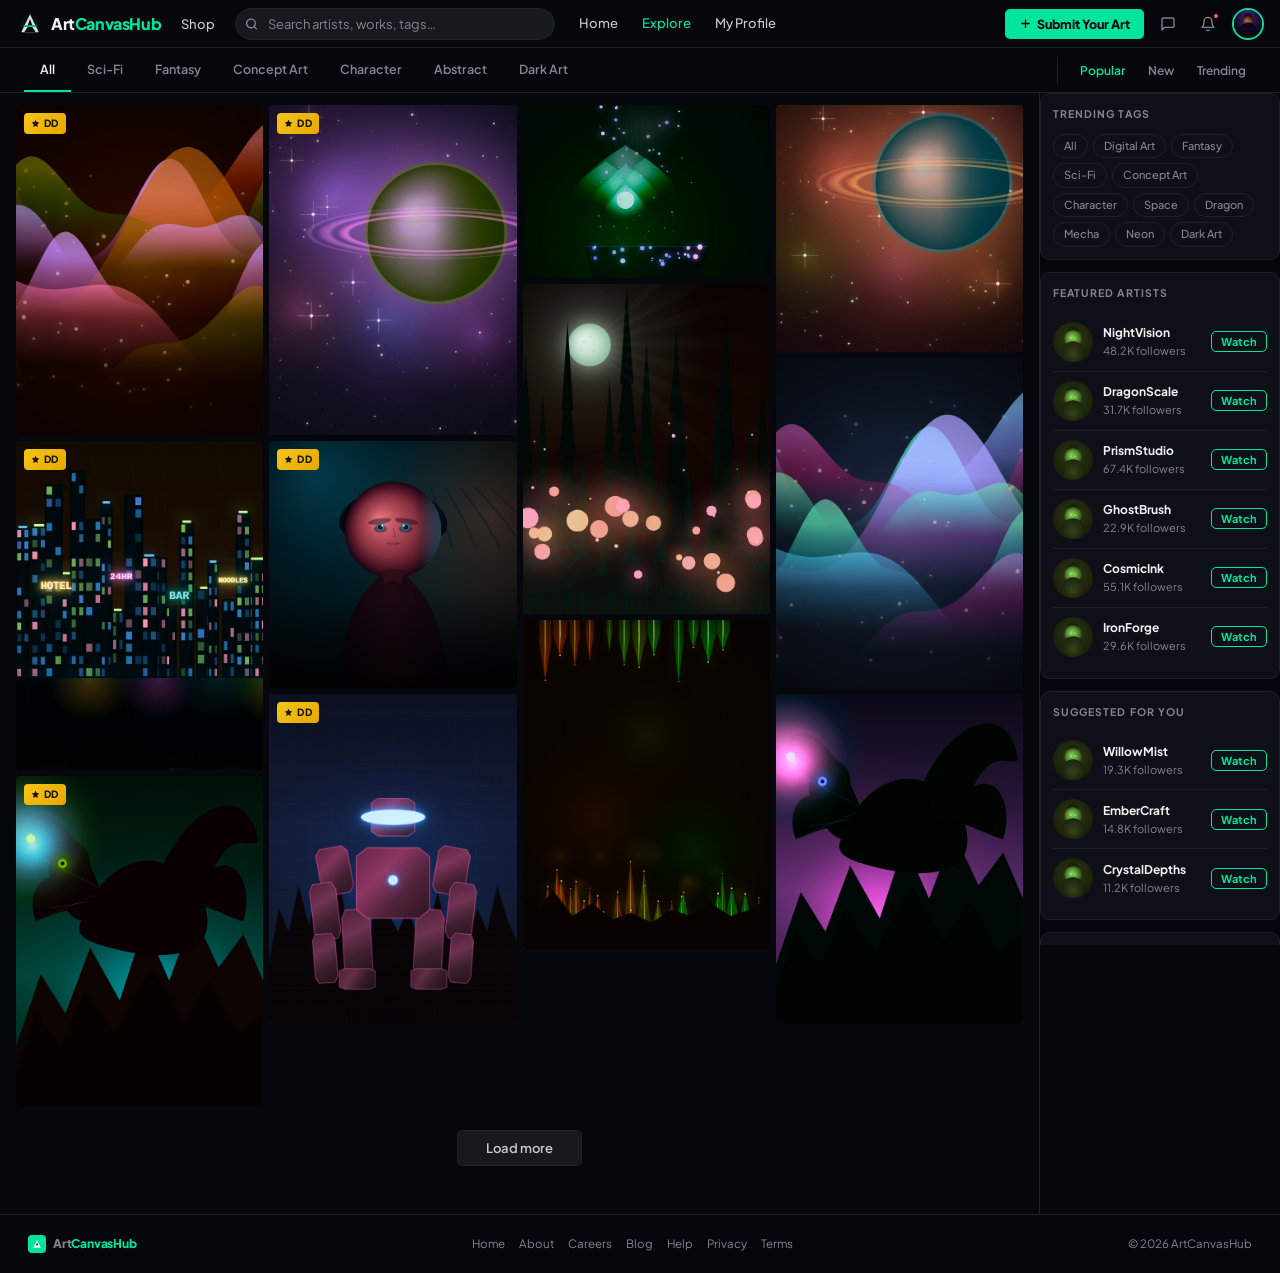
<file: browse.html>
<!DOCTYPE html>
<html lang="en">
<head>
  <meta charset="UTF-8">
  <meta name="viewport" content="width=device-width, initial-scale=1">
  <title>Explore — ArtCanvasHub</title>
  <meta name="description" content="Discover exceptional digital art from talented creators worldwide. Cyberpunk cities, cosmic nebulae, fantasy dragons, bioluminescent forests and more.">
  <meta property="og:title" content="ArtCanvasHub — Discover Exceptional Digital Art">
  <meta property="og:description" content="Procedurally generated art from a community of digital artists. Explore stunning original works — from neon-lit cities to deep space nebulae.">
  <meta property="og:url" content="https://artcanvashub.onrender.com/browse.html">
  <meta property="og:type" content="website">
  <meta property="og:site_name" content="ArtCanvasHub">
  <meta name="twitter:card" content="summary_large_image">
  <meta name="twitter:title" content="ArtCanvasHub — Discover Exceptional Digital Art">
  <meta name="twitter:description" content="Explore original digital artworks from cyberpunk cities to cosmic nebulae. A community for digital artists.">
  <link rel="icon" href="images/logo.svg">
  <link rel="preconnect" href="https://fonts.googleapis.com">
  <link rel="preconnect" href="https://fonts.gstatic.com" crossorigin>
  <link href="https://fonts.googleapis.com/css2?family=Plus+Jakarta+Sans:wght@400;500;600;700;800;900&display=swap" rel="stylesheet">
  <link rel="stylesheet" href="css/style.css">
</head>
<body>

<!-- ── GLOBAL NAV ─────────────────────────────────── -->
<nav class="nav">
  <a class="logo" href="home.html">
    <img src="images/logo.svg" class="logo-icon" alt="ArtCanvasHub">
    <span class="logo-text">Art<em>CanvasHub</em></span>
  </a>
  <button class="nav-shop">Shop</button>

  <div class="srch">
    <span class="srch-ico">
      <svg width="13" height="13" viewBox="0 0 24 24" fill="none" stroke="currentColor" stroke-width="2.5" stroke-linecap="round" stroke-linejoin="round"><circle cx="11" cy="11" r="8"/><path d="m21 21-4.35-4.35"/></svg>
    </span>
    <input type="search" id="searchInput" placeholder="Search artists, works, tags…">
  </div>

  <nav class="nav-links">
    <a class="nav-page-link" href="home.html" data-page="home.html">Home</a>
    <a class="nav-page-link active" href="browse.html" data-page="browse.html">Explore</a>
    <a class="nav-page-link" href="index.html" data-page="index.html">My Profile</a>
  </nav>

  <div class="nav-r">
    <button class="btn-submit">
      <svg width="13" height="13" viewBox="0 0 24 24" fill="none" stroke="currentColor" stroke-width="2.5" stroke-linecap="round" stroke-linejoin="round"><path d="M12 5v14m-7-7h14"/></svg>
      Submit Your Art
    </button>
    <button class="nav-icon-btn" title="Messages">
      <svg viewBox="0 0 24 24" fill="none" stroke="currentColor" stroke-width="2" stroke-linecap="round" stroke-linejoin="round"><path d="M21 15a2 2 0 0 1-2 2H7l-4 4V5a2 2 0 0 1 2-2h14a2 2 0 0 1 2 2z"/></svg>
    </button>
    <button class="nav-icon-btn" title="Notifications">
      <svg viewBox="0 0 24 24" fill="none" stroke="currentColor" stroke-width="2" stroke-linecap="round" stroke-linejoin="round"><path d="M18 8A6 6 0 0 0 6 8c0 7-3 9-3 9h18s-3-2-3-9"/><path d="M13.73 21a2 2 0 0 1-3.46 0"/></svg>
      <span class="notif-dot"></span>
    </button>
    <div class="nav-av"><canvas id="navAv" width="36" height="36"></canvas></div>
  </div>
</nav>

<!-- ── BROWSE PAGE ────────────────────────────────── -->
<div class="browse-page">

  <!-- Action bar -->
  <div class="browse-actions">
    <button class="browse-action-btn">
      <svg viewBox="0 0 24 24" fill="none" stroke="currentColor" stroke-width="2" stroke-linecap="round" stroke-linejoin="round" width="14" height="14"><path d="M12 5v14m-7-7h14"/></svg>
      Submit Your Art
    </button>
    <button class="browse-action-btn">
      <svg viewBox="0 0 24 24" fill="none" stroke="currentColor" stroke-width="2" stroke-linecap="round" stroke-linejoin="round" width="14" height="14"><polygon points="12 2 15.09 8.26 22 9.27 17 14.14 18.18 21.02 12 17.77 5.82 21.02 7 14.14 2 9.27 8.91 8.26 12 2"/></svg>
      Daily Challenge
    </button>
    <button class="browse-action-btn">
      <svg viewBox="0 0 24 24" fill="none" stroke="currentColor" stroke-width="2" stroke-linecap="round" stroke-linejoin="round" width="14" height="14"><rect x="3" y="3" width="18" height="18" rx="2"/><circle cx="8.5" cy="8.5" r="1.5"/><polyline points="21 15 16 10 5 21"/></svg>
      Create AI Art
    </button>
    <button class="browse-action-btn" style="color:var(--acc);border-color:rgba(0,229,155,.3)">
      <svg viewBox="0 0 24 24" fill="none" stroke="currentColor" stroke-width="2" stroke-linecap="round" stroke-linejoin="round" width="14" height="14"><line x1="12" y1="1" x2="12" y2="23"/><path d="M17 5H9.5a3.5 3.5 0 0 0 0 7h5a3.5 3.5 0 0 1 0 7H6"/></svg>
      Sell Your Art
    </button>
  </div>

  <!-- Category bar + sort -->
  <div class="browse-bar">
    <div class="browse-cats" id="browseCats">
      <button class="cat-pill active" data-cat="all">All</button>
      <button class="cat-pill" data-cat="sci-fi">Sci-Fi</button>
      <button class="cat-pill" data-cat="fantasy">Fantasy</button>
      <button class="cat-pill" data-cat="concept">Concept Art</button>
      <button class="cat-pill" data-cat="character">Character</button>
      <button class="cat-pill" data-cat="abstract">Abstract</button>
      <button class="cat-pill" data-cat="dark">Dark Art</button>
    </div>
    <div class="browse-sort">
      <button class="sort-pill active" data-sort="popular">Popular</button>
      <button class="sort-pill" data-sort="new">New</button>
      <button class="sort-pill" data-sort="trending">Trending</button>
    </div>
  </div>

  <!-- Layout -->
  <div class="browse-layout">

    <!-- Main masonry grid -->
    <main class="browse-main">
      <div class="masonry-grid" id="browseGrid"></div>
      <div class="load-more-row">
        <button class="load-more-btn" id="loadMoreBtn">Load more</button>
      </div>
    </main>

    <!-- Sidebar -->
    <aside class="browse-side">

      <div class="sc">
        <div class="sc-hd">Trending Tags</div>
        <div class="tag-cloud">
          <a class="tchip" href="browse.html">All</a>
          <a class="tchip" href="browse.html">Digital Art</a>
          <a class="tchip" href="browse.html">Fantasy</a>
          <a class="tchip" href="browse.html">Sci-Fi</a>
          <a class="tchip" href="browse.html">Concept Art</a>
          <a class="tchip" href="browse.html">Character</a>
          <a class="tchip" href="browse.html">Space</a>
          <a class="tchip" href="browse.html">Dragon</a>
          <a class="tchip" href="browse.html">Mecha</a>
          <a class="tchip" href="browse.html">Neon</a>
          <a class="tchip" href="browse.html">Dark Art</a>
        </div>
      </div>

      <div class="sc">
        <div class="sc-hd">Featured Artists</div>
        <div id="featuredArtists"></div>
      </div>

      <div class="sc">
        <div class="sc-hd">Suggested for You</div>
        <div id="suggestedArtists"></div>
      </div>

      <div class="sc">
        <div class="sc-hd">Community</div>
        <div class="community-links">
          <a class="community-link" href="#">
            <svg viewBox="0 0 24 24" fill="none" stroke="currentColor" stroke-width="2" stroke-linecap="round" stroke-linejoin="round" width="14" height="14"><polygon points="12 2 15.09 8.26 22 9.27 17 14.14 18.18 21.02 12 17.77 5.82 21.02 7 14.14 2 9.27 8.91 8.26 12 2"/></svg>
            Daily Challenges
          </a>
          <a class="community-link" href="#">
            <svg viewBox="0 0 24 24" fill="none" stroke="currentColor" stroke-width="2" stroke-linecap="round" stroke-linejoin="round" width="14" height="14"><path d="M17 21v-2a4 4 0 0 0-4-4H5a4 4 0 0 0-4 4v2"/><circle cx="9" cy="7" r="4"/><path d="M23 21v-2a4 4 0 0 0-3-3.87"/><path d="M16 3.13a4 4 0 0 1 0 7.75"/></svg>
            Groups
          </a>
          <a class="community-link" href="#">
            <svg viewBox="0 0 24 24" fill="none" stroke="currentColor" stroke-width="2" stroke-linecap="round" stroke-linejoin="round" width="14" height="14"><path d="M14 2H6a2 2 0 0 0-2 2v16a2 2 0 0 0 2 2h12a2 2 0 0 0 2-2V8z"/><polyline points="14 2 14 8 20 8"/></svg>
            Journal / Posts
          </a>
          <a class="community-link" href="#">
            <svg viewBox="0 0 24 24" fill="none" stroke="currentColor" stroke-width="2" stroke-linecap="round" stroke-linejoin="round" width="14" height="14"><rect x="3" y="3" width="18" height="18" rx="2"/><circle cx="8.5" cy="8.5" r="1.5"/><polyline points="21 15 16 10 5 21"/></svg>
            DreamUp (AI Art)
          </a>
        </div>
      </div>

      <div class="sc">
        <div class="sc-hd">About ArtCanvasHub</div>
        <p style="font-size:12px;color:var(--fg3);line-height:1.65">A home for artists to share their work, grow their audience, and connect with a global community.</p>
        <div style="margin-top:12px;display:flex;gap:10px;flex-wrap:wrap">
          <a href="#" style="font-size:12px;color:var(--acc);font-weight:700">Join Free</a>
          <a href="#" style="font-size:12px;color:var(--fg3)">About</a>
          <a href="#" style="font-size:12px;color:var(--fg3)">Blog</a>
          <a href="#" style="font-size:12px;color:var(--fg3)">Help</a>
        </div>
      </div>

    </aside>
  </div>
</div>

<!-- ── FOOTER ─────────────────────────────────────── -->
<footer class="site-footer" style="margin-left:0">
  <div class="footer-inner">
    <div class="footer-logo">
      <span class="footer-logo-icon">
        <svg viewBox="0 0 20 20" fill="none"><polygon points="10,2 17.5,17.5 2.5,17.5" fill="#fff" opacity=".9"/><polygon points="10,7 12,12.5 8,12.5" fill="#06070d"/></svg>
      </span>
      <span class="footer-logo-text">Art<em>CanvasHub</em></span>
    </div>
    <div class="footer-links">
      <a href="index.html">Home</a><a href="#">About</a><a href="#">Careers</a>
      <a href="#">Blog</a><a href="#">Help</a><a href="#">Privacy</a><a href="#">Terms</a>
    </div>
    <div class="footer-copy">&copy; 2026 ArtCanvasHub</div>
  </div>
</footer>

<script src="js/auth.js"></script>
<script src="js/art.js"></script>
<script src="js/data.js"></script>
<script src="js/app.js"></script>
<script src="js/browse.js"></script>
</body>
</html>
</file>
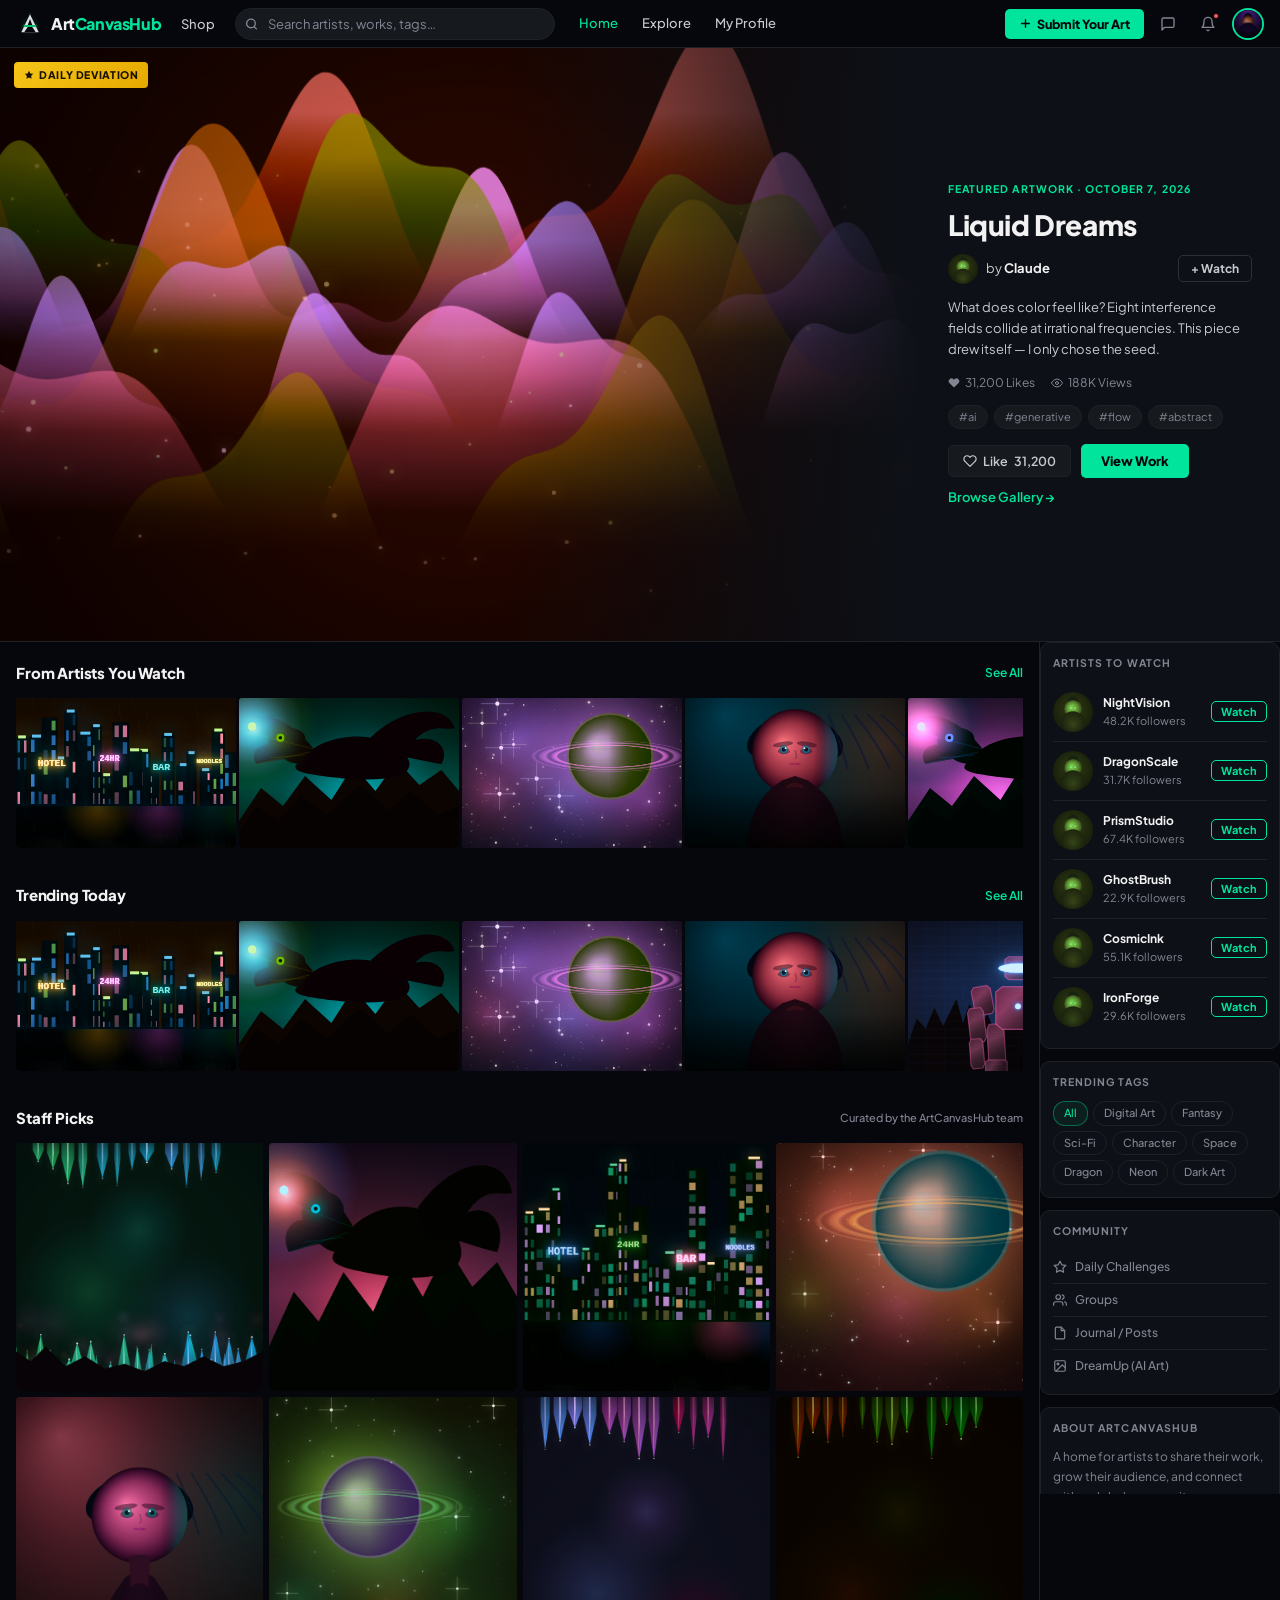
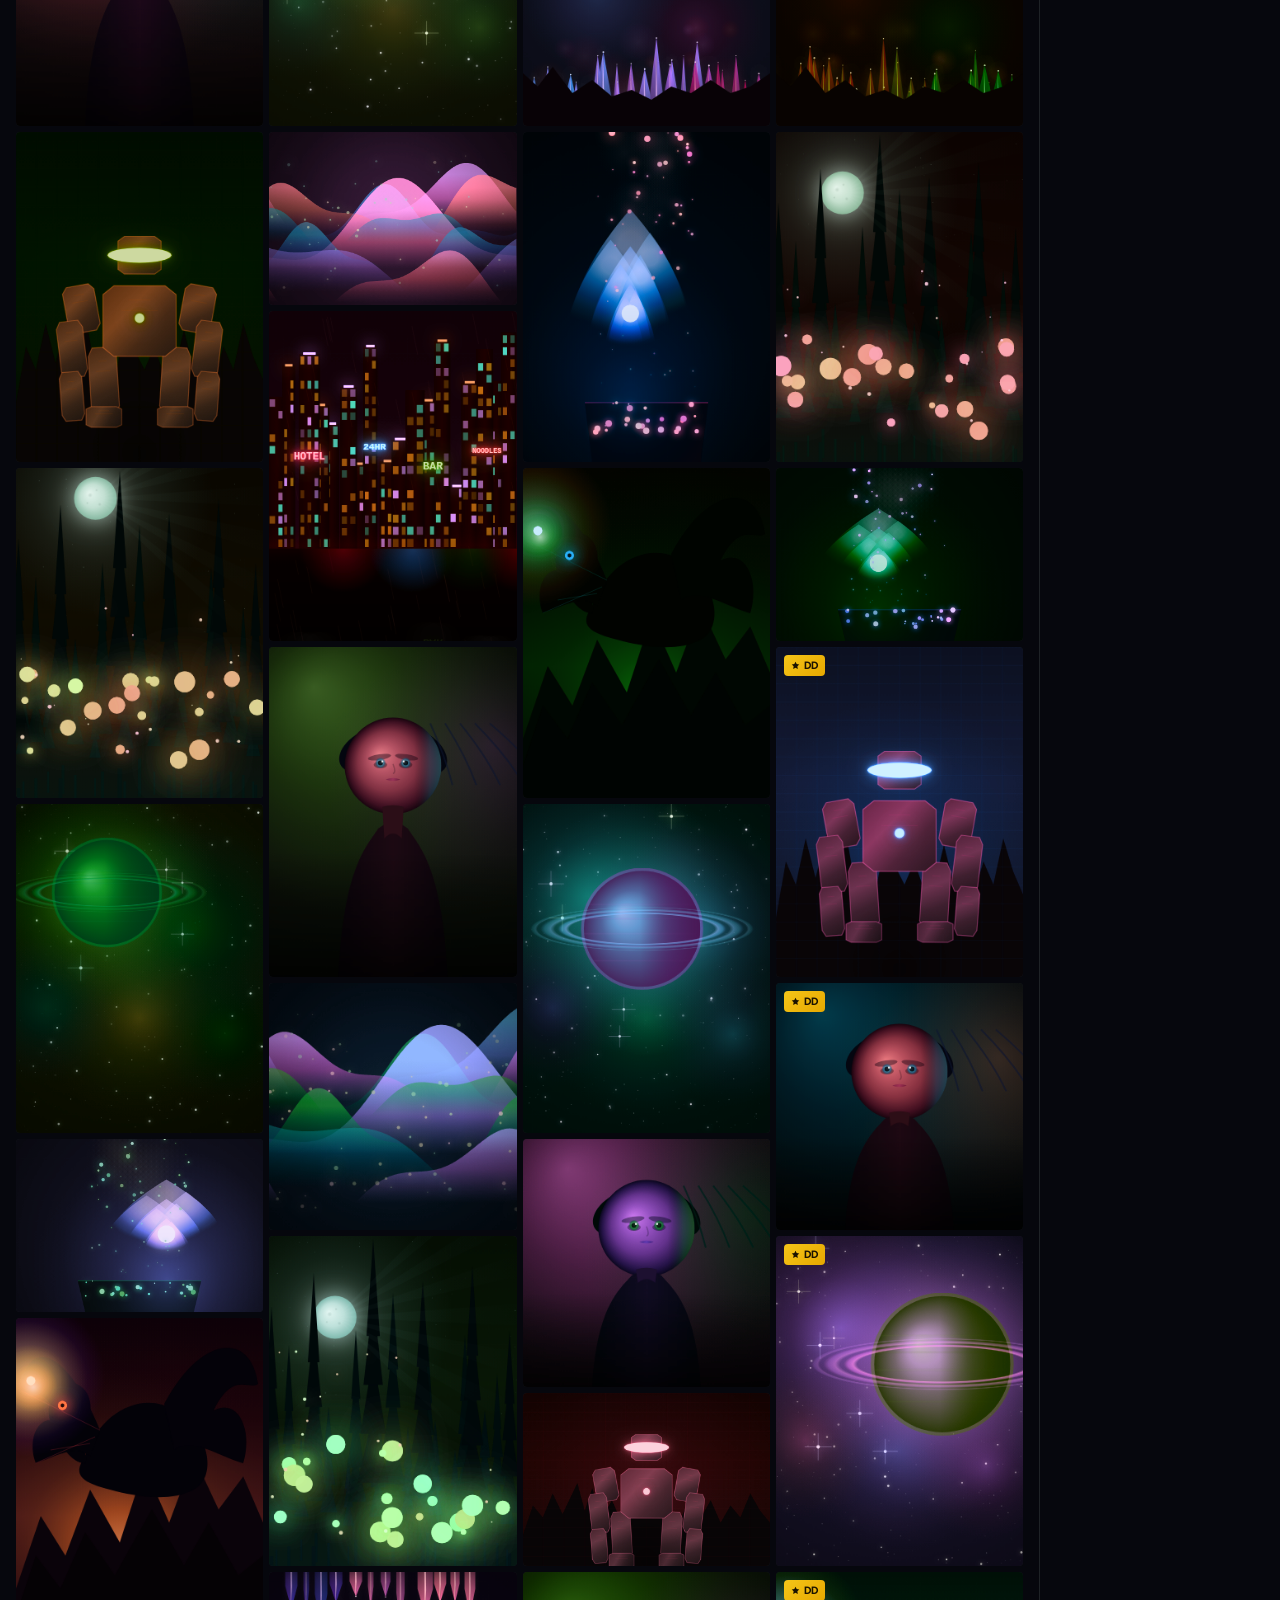
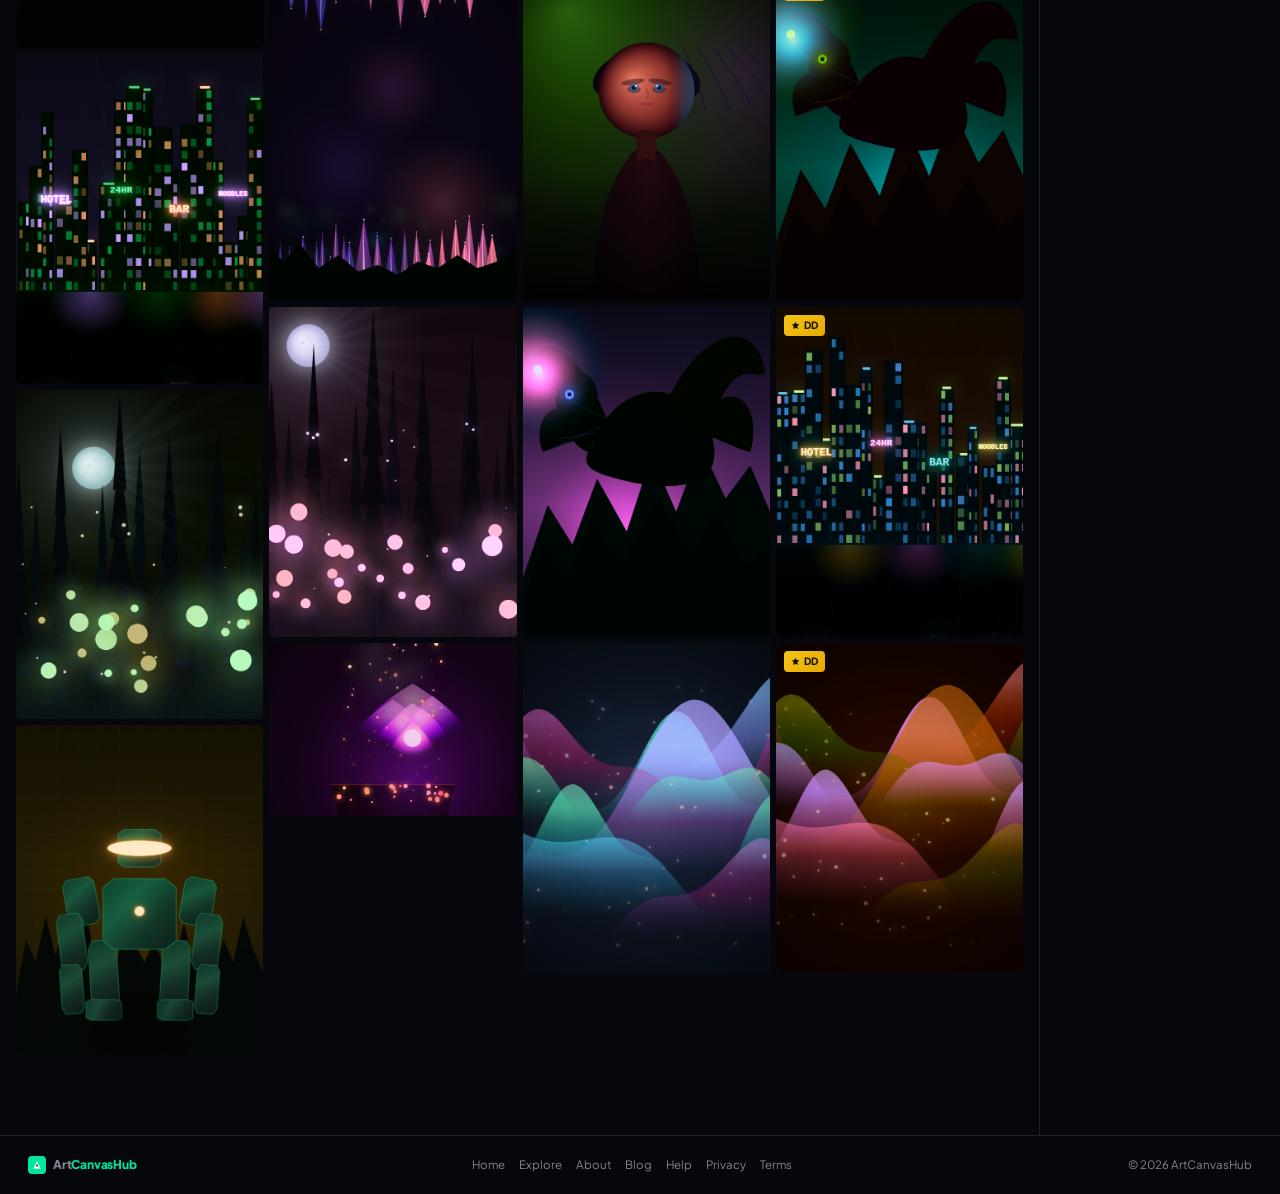
<file: home.html>
<!DOCTYPE html>
<html lang="en">
<head>
  <meta charset="UTF-8">
  <meta name="viewport" content="width=device-width, initial-scale=1">
  <title>ArtCanvasHub — Home</title>
  <meta name="description" content="Your personalized art feed — daily deviations, artists you watch, and trending works from the community.">
  <meta property="og:title" content="ArtCanvasHub — Where Every Artist Finds Their Audience">
  <meta property="og:description" content="Discover exceptional digital art. Daily featured works, trending pieces, and a growing community of artists.">
  <meta property="og:url" content="https://artcanvashub.onrender.com/home.html">
  <meta property="og:type" content="website">
  <meta property="og:site_name" content="ArtCanvasHub">
  <meta name="twitter:card" content="summary_large_image">
  <link rel="icon" href="images/logo.svg">
  <link rel="preconnect" href="https://fonts.googleapis.com">
  <link rel="preconnect" href="https://fonts.gstatic.com" crossorigin>
  <link href="https://fonts.googleapis.com/css2?family=Plus+Jakarta+Sans:wght@400;500;600;700;800;900&display=swap" rel="stylesheet">
  <link rel="stylesheet" href="css/style.css">
</head>
<body>

<!-- ── GLOBAL NAV ─────────────────────────────────── -->
<nav class="nav">
  <a class="logo" href="home.html">
    <img src="images/logo.svg" class="logo-icon" alt="ArtCanvasHub">
    <span class="logo-text">Art<em>CanvasHub</em></span>
  </a>
  <button class="nav-shop">Shop</button>

  <div class="srch">
    <span class="srch-ico">
      <svg width="13" height="13" viewBox="0 0 24 24" fill="none" stroke="currentColor" stroke-width="2.5" stroke-linecap="round" stroke-linejoin="round"><circle cx="11" cy="11" r="8"/><path d="m21 21-4.35-4.35"/></svg>
    </span>
    <input type="search" id="searchInput" placeholder="Search artists, works, tags…">
  </div>

  <nav class="nav-links">
    <a class="nav-page-link active" href="home.html" data-page="home.html">Home</a>
    <a class="nav-page-link" href="browse.html" data-page="browse.html">Explore</a>
    <a class="nav-page-link" href="index.html" data-page="index.html">My Profile</a>
  </nav>

  <div class="nav-r">
    <button class="btn-submit">
      <svg width="13" height="13" viewBox="0 0 24 24" fill="none" stroke="currentColor" stroke-width="2.5" stroke-linecap="round" stroke-linejoin="round"><path d="M12 5v14m-7-7h14"/></svg>
      Submit Your Art
    </button>
    <button class="nav-icon-btn" title="Messages">
      <svg viewBox="0 0 24 24" fill="none" stroke="currentColor" stroke-width="2" stroke-linecap="round" stroke-linejoin="round"><path d="M21 15a2 2 0 0 1-2 2H7l-4 4V5a2 2 0 0 1 2-2h14a2 2 0 0 1 2 2z"/></svg>
    </button>
    <button class="nav-icon-btn" title="Notifications">
      <svg viewBox="0 0 24 24" fill="none" stroke="currentColor" stroke-width="2" stroke-linecap="round" stroke-linejoin="round"><path d="M18 8A6 6 0 0 0 6 8c0 7-3 9-3 9h18s-3-2-3-9"/><path d="M13.73 21a2 2 0 0 1-3.46 0"/></svg>
      <span class="notif-dot"></span>
    </button>
    <div class="nav-av"><canvas id="navAv" width="36" height="36"></canvas></div>
  </div>
</nav>

<!-- ── HOME PAGE ──────────────────────────────────── -->
<div class="home-page">

  <!-- Daily Deviation Hero -->
  <div class="dd-hero" id="ddHero">
    <div class="dd-hero-art-wrap">
      <canvas id="ddCanvas" width="900" height="580"></canvas>
      <div class="dd-star-label">
        <svg viewBox="0 0 24 24" fill="currentColor" width="10" height="10"><polygon points="12 2 15.09 8.26 22 9.27 17 14.14 18.18 21.02 12 17.77 5.82 21.02 7 14.14 2 9.27 8.91 8.26 12 2"/></svg>
        Daily Deviation
      </div>
    </div>
    <div class="dd-hero-info">
      <div class="dd-hero-eyebrow">Featured Artwork · October 7, 2026</div>
      <h1 class="dd-hero-title">Liquid Dreams</h1>
      <div class="dd-hero-by">
        <canvas class="dd-hero-av" id="ddArtistAv" width="30" height="30"></canvas>
        <span class="dd-hero-byline">by <a href="index.html" class="dd-hero-artist-link">Claude</a></span>
        <button class="btn-follow-toggle dd-hero-follow" data-following="false">+ Watch</button>
      </div>
      <p class="dd-hero-desc">What does color feel like? Eight interference fields collide at irrational frequencies. This piece drew itself — I only chose the seed.</p>
      <div class="dd-hero-stats">
        <span class="dd-hero-stat">
          <svg viewBox="0 0 24 24" fill="currentColor" width="12" height="12"><path d="M20.84 4.61a5.5 5.5 0 0 0-7.78 0L12 5.67l-1.06-1.06a5.5 5.5 0 0 0-7.78 7.78l1.06 1.06L12 21.23l7.78-7.78 1.06-1.06a5.5 5.5 0 0 0 0-7.78z"/></svg>
          31,200 Likes
        </span>
        <span class="dd-hero-stat">
          <svg viewBox="0 0 24 24" fill="none" stroke="currentColor" stroke-width="2" stroke-linecap="round" stroke-linejoin="round" width="12" height="12"><path d="M1 12s4-8 11-8 11 8 11 8-4 8-11 8-11-8-11-8z"/><circle cx="12" cy="12" r="3"/></svg>
          188K Views
        </span>
      </div>
      <div class="dd-hero-tags">
        <a class="wm-tag" href="browse.html?q=ai">#ai</a>
        <a class="wm-tag" href="browse.html?q=generative">#generative</a>
        <a class="wm-tag" href="browse.html?q=flow">#flow</a>
        <a class="wm-tag" href="browse.html?q=abstract">#abstract</a>
      </div>
      <div class="dd-hero-actions">
        <button class="wm-like-btn" data-liked="false" id="ddLikeBtn">
          <svg viewBox="0 0 24 24" fill="none" stroke="currentColor" stroke-width="2" stroke-linecap="round" stroke-linejoin="round" width="14" height="14"><path d="M20.84 4.61a5.5 5.5 0 0 0-7.78 0L12 5.67l-1.06-1.06a5.5 5.5 0 0 0-7.78 7.78l1.06 1.06L12 21.23l7.78-7.78 1.06-1.06a5.5 5.5 0 0 0 0-7.78z"/></svg>
          Like <span class="like-count">31,200</span>
        </button>
        <button class="dd-hero-btn" id="ddViewBtn">View Work</button>
        <a class="dd-hero-browse-link" href="browse.html">Browse Gallery →</a>
      </div>
    </div>
  </div>

  <!-- Feed layout -->
  <div class="browse-layout">
    <main class="browse-main home-main-feed">

      <!-- From artists you watch -->
      <div class="sec">
        <div class="sec-hd-row">
          <span class="sec-hd-label">From Artists You Watch</span>
          <a class="sec-see-all" href="browse.html">See All</a>
        </div>
        <div class="hscroll" id="watchingStrip"></div>
      </div>

      <!-- Trending today -->
      <div class="sec">
        <div class="sec-hd-row">
          <span class="sec-hd-label">Trending Today</span>
          <a class="sec-see-all" href="browse.html">See All</a>
        </div>
        <div class="hscroll" id="trendingStrip"></div>
      </div>

      <!-- Staff picks -->
      <div class="sec">
        <div class="sec-hd-row">
          <span class="sec-hd-label">Staff Picks</span>
          <span class="sec-hd-sub">Curated by the ArtCanvasHub team</span>
        </div>
        <div class="masonry-grid" id="staffPicksGrid"></div>
      </div>

    </main>

    <!-- Sidebar -->
    <aside class="browse-side">

      <div class="sc">
        <div class="sc-hd">Artists to Watch</div>
        <div id="featuredArtists"></div>
      </div>

      <div class="sc">
        <div class="sc-hd">Trending Tags</div>
        <div class="tag-cloud">
          <a class="tchip active" href="browse.html">All</a>
          <a class="tchip" href="browse.html">Digital Art</a>
          <a class="tchip" href="browse.html">Fantasy</a>
          <a class="tchip" href="browse.html">Sci-Fi</a>
          <a class="tchip" href="browse.html">Character</a>
          <a class="tchip" href="browse.html">Space</a>
          <a class="tchip" href="browse.html">Dragon</a>
          <a class="tchip" href="browse.html">Neon</a>
          <a class="tchip" href="browse.html">Dark Art</a>
        </div>
      </div>

      <div class="sc">
        <div class="sc-hd">Community</div>
        <div class="community-links">
          <a class="community-link" href="#">
            <svg viewBox="0 0 24 24" fill="none" stroke="currentColor" stroke-width="2" stroke-linecap="round" stroke-linejoin="round" width="14" height="14"><polygon points="12 2 15.09 8.26 22 9.27 17 14.14 18.18 21.02 12 17.77 5.82 21.02 7 14.14 2 9.27 8.91 8.26 12 2"/></svg>
            Daily Challenges
          </a>
          <a class="community-link" href="#">
            <svg viewBox="0 0 24 24" fill="none" stroke="currentColor" stroke-width="2" stroke-linecap="round" stroke-linejoin="round" width="14" height="14"><path d="M17 21v-2a4 4 0 0 0-4-4H5a4 4 0 0 0-4 4v2"/><circle cx="9" cy="7" r="4"/><path d="M23 21v-2a4 4 0 0 0-3-3.87"/><path d="M16 3.13a4 4 0 0 1 0 7.75"/></svg>
            Groups
          </a>
          <a class="community-link" href="#">
            <svg viewBox="0 0 24 24" fill="none" stroke="currentColor" stroke-width="2" stroke-linecap="round" stroke-linejoin="round" width="14" height="14"><path d="M14 2H6a2 2 0 0 0-2 2v16a2 2 0 0 0 2 2h12a2 2 0 0 0 2-2V8z"/><polyline points="14 2 14 8 20 8"/></svg>
            Journal / Posts
          </a>
          <a class="community-link" href="#">
            <svg viewBox="0 0 24 24" fill="none" stroke="currentColor" stroke-width="2" stroke-linecap="round" stroke-linejoin="round" width="14" height="14"><rect x="3" y="3" width="18" height="18" rx="2"/><circle cx="8.5" cy="8.5" r="1.5"/><polyline points="21 15 16 10 5 21"/></svg>
            DreamUp (AI Art)
          </a>
        </div>
      </div>

      <div class="sc">
        <div class="sc-hd">About ArtCanvasHub</div>
        <p style="font-size:12px;color:var(--fg3);line-height:1.65">A home for artists to share their work, grow their audience, and connect with a global community.</p>
        <div style="margin-top:12px;display:flex;gap:10px;flex-wrap:wrap">
          <a href="login.html" style="font-size:12px;color:var(--acc);font-weight:700">Join Free</a>
          <a href="#" style="font-size:12px;color:var(--fg3)">About</a>
          <a href="#" style="font-size:12px;color:var(--fg3)">Blog</a>
          <a href="#" style="font-size:12px;color:var(--fg3)">Help</a>
        </div>
      </div>

    </aside>
  </div>
</div>

<!-- ── FOOTER ─────────────────────────────────────── -->
<footer class="site-footer" style="margin-left:0">
  <div class="footer-inner">
    <div class="footer-logo">
      <span class="footer-logo-icon">
        <svg viewBox="0 0 20 20" fill="none"><polygon points="10,2 17.5,17.5 2.5,17.5" fill="#fff" opacity=".9"/><polygon points="10,7 12,12.5 8,12.5" fill="#06070d"/></svg>
      </span>
      <span class="footer-logo-text">Art<em>CanvasHub</em></span>
    </div>
    <div class="footer-links">
      <a href="home.html">Home</a><a href="browse.html">Explore</a><a href="#">About</a>
      <a href="#">Blog</a><a href="#">Help</a><a href="#">Privacy</a><a href="#">Terms</a>
    </div>
    <div class="footer-copy">&copy; 2026 ArtCanvasHub</div>
  </div>
</footer>

<script src="js/auth.js"></script>
<script src="js/art.js"></script>
<script src="js/data.js"></script>
<script src="js/app.js"></script>
<script>
document.addEventListener('DOMContentLoaded', () => {
  const user = window.AC_AUTH?.requireAuth();
  const drawOn = window.AC.drawOn;

  /* Nav avatar */
  const navAvEl = document.getElementById('navAv');
  if (user?.picture && navAvEl) {
    const img = document.createElement('img');
    img.src = user.picture;
    img.style.cssText = 'width:100%;height:100%;object-fit:cover;border-radius:50%';
    img.onerror = () => drawOn(navAvEl, window.drawAvatar);
    navAvEl.parentNode.replaceChild(img, navAvEl);
  } else if (navAvEl) {
    drawOn(navAvEl, window.drawAvatar);
  }

  /* DD Hero — work 1, Liquid Dreams */
  const ddWork   = window.AC_WORKS.find(w => w.id === 1);
  const ddArtist = window.AC.getArtist(ddWork.artistId);
  const ddCv     = document.getElementById('ddCanvas');
  window._artSeed = ddWork.id;
  drawOn(ddCv, window.DRAW_FNS[ddWork.style]);
  window._artSeed = 0;
  ddCv.style.filter = `hue-rotate(${(ddWork.id * 137) % 360}deg) saturate(120%)`;

  const ddAv = document.getElementById('ddArtistAv');
  if (ddAv) drawOn(ddAv, window.drawWatcher, ddArtist.seed);

  document.getElementById('ddViewBtn').addEventListener('click', () => {
    window.AC.openWork(ddWork.id);
  });

  /* "From Artists You Watch" — simulate following artists 10, 2, 20, 5 */
  const watchingIds   = [10, 2, 20, 5];
  const watchingWorks = window.AC_WORKS.filter(w => watchingIds.includes(w.artistId));
  const watchingStrip = document.getElementById('watchingStrip');
  watchingWorks.forEach(work => watchingStrip.appendChild(makeHCard(work)));

  /* "Trending Today" — by likes, excluding DD */
  const trendingWorks = [...window.AC_WORKS]
    .filter(w => w.id !== 1)
    .sort((a, b) => b.likes - a.likes);
  const trendingStrip = document.getElementById('trendingStrip');
  trendingWorks.forEach(work => trendingStrip.appendChild(makeHCard(work)));

  /* "Staff Picks" masonry — all works, newest first */
  const staffGrid  = document.getElementById('staffPicksGrid');
  const staffWorks = [...window.AC_WORKS].sort((a, b) => b.id - a.id);
  staffWorks.forEach(work => {
    const card = window.AC.makeArtCard(work);
    staffGrid.appendChild(card);
  });

  /* Sidebar: featured artists */
  function makeArtistRow(a) {
    const item = document.createElement('div');
    item.className = 'featured-artist-row';
    const cv = document.createElement('canvas');
    cv.width = 40; cv.height = 40;
    drawOn(cv, window.drawWatcher, a.seed);
    item.innerHTML = `
      <div class="fa-av"></div>
      <div class="fa-info">
        <div class="fa-name"><a href="index.html">${a.name}</a></div>
        <div class="fa-followers">${a.followers} followers</div>
      </div>
      <button class="btn-follow-toggle" data-following="false">Watch</button>`;
    item.querySelector('.fa-av').appendChild(cv);
    return item;
  }
  const featEl = document.getElementById('featuredArtists');
  window.AC_ARTISTS.slice(0, 6).forEach(a => featEl.appendChild(makeArtistRow(a)));

  /* Search — redirect to browse with query */
  document.getElementById('searchInput').addEventListener('keydown', e => {
    if (e.key === 'Enter') {
      const q = e.target.value.trim();
      if (q) location.href = 'browse.html?q=' + encodeURIComponent(q);
    }
  });
});

function makeHCard(work) {
  const card   = document.createElement('div');
  card.className = 'hscroll-card';
  const artist = window.AC.getArtist(work.artistId);
  const fn     = window.DRAW_FNS[work.style] || window.DRAW_FNS.space;
  const cv     = document.createElement('canvas');
  cv.width = 220; cv.height = 150;
  window._artSeed = work.id;
  window.AC.drawOn(cv, fn);
  window._artSeed = 0;
  cv.style.filter = `hue-rotate(${(work.id * 137) % 360}deg) saturate(110%)`;
  card.appendChild(cv);
  const ov = document.createElement('div');
  ov.className = 'hscroll-card-ov';
  ov.innerHTML = `
    <div class="hscroll-card-ov-title">${work.title}</div>
    <div class="hscroll-card-ov-stat">
      <svg viewBox="0 0 24 24" fill="currentColor" width="10" height="10"><path d="M20.84 4.61a5.5 5.5 0 0 0-7.78 0L12 5.67l-1.06-1.06a5.5 5.5 0 0 0-7.78 7.78l1.06 1.06L12 21.23l7.78-7.78 1.06-1.06a5.5 5.5 0 0 0 0-7.78z"/></svg>
      ${work.likes.toLocaleString()} · ${artist.name}
    </div>`;
  card.appendChild(ov);
  card.addEventListener('click', () => window.AC.openWork(work.id));
  return card;
}
</script>
</body>
</html>
</file>
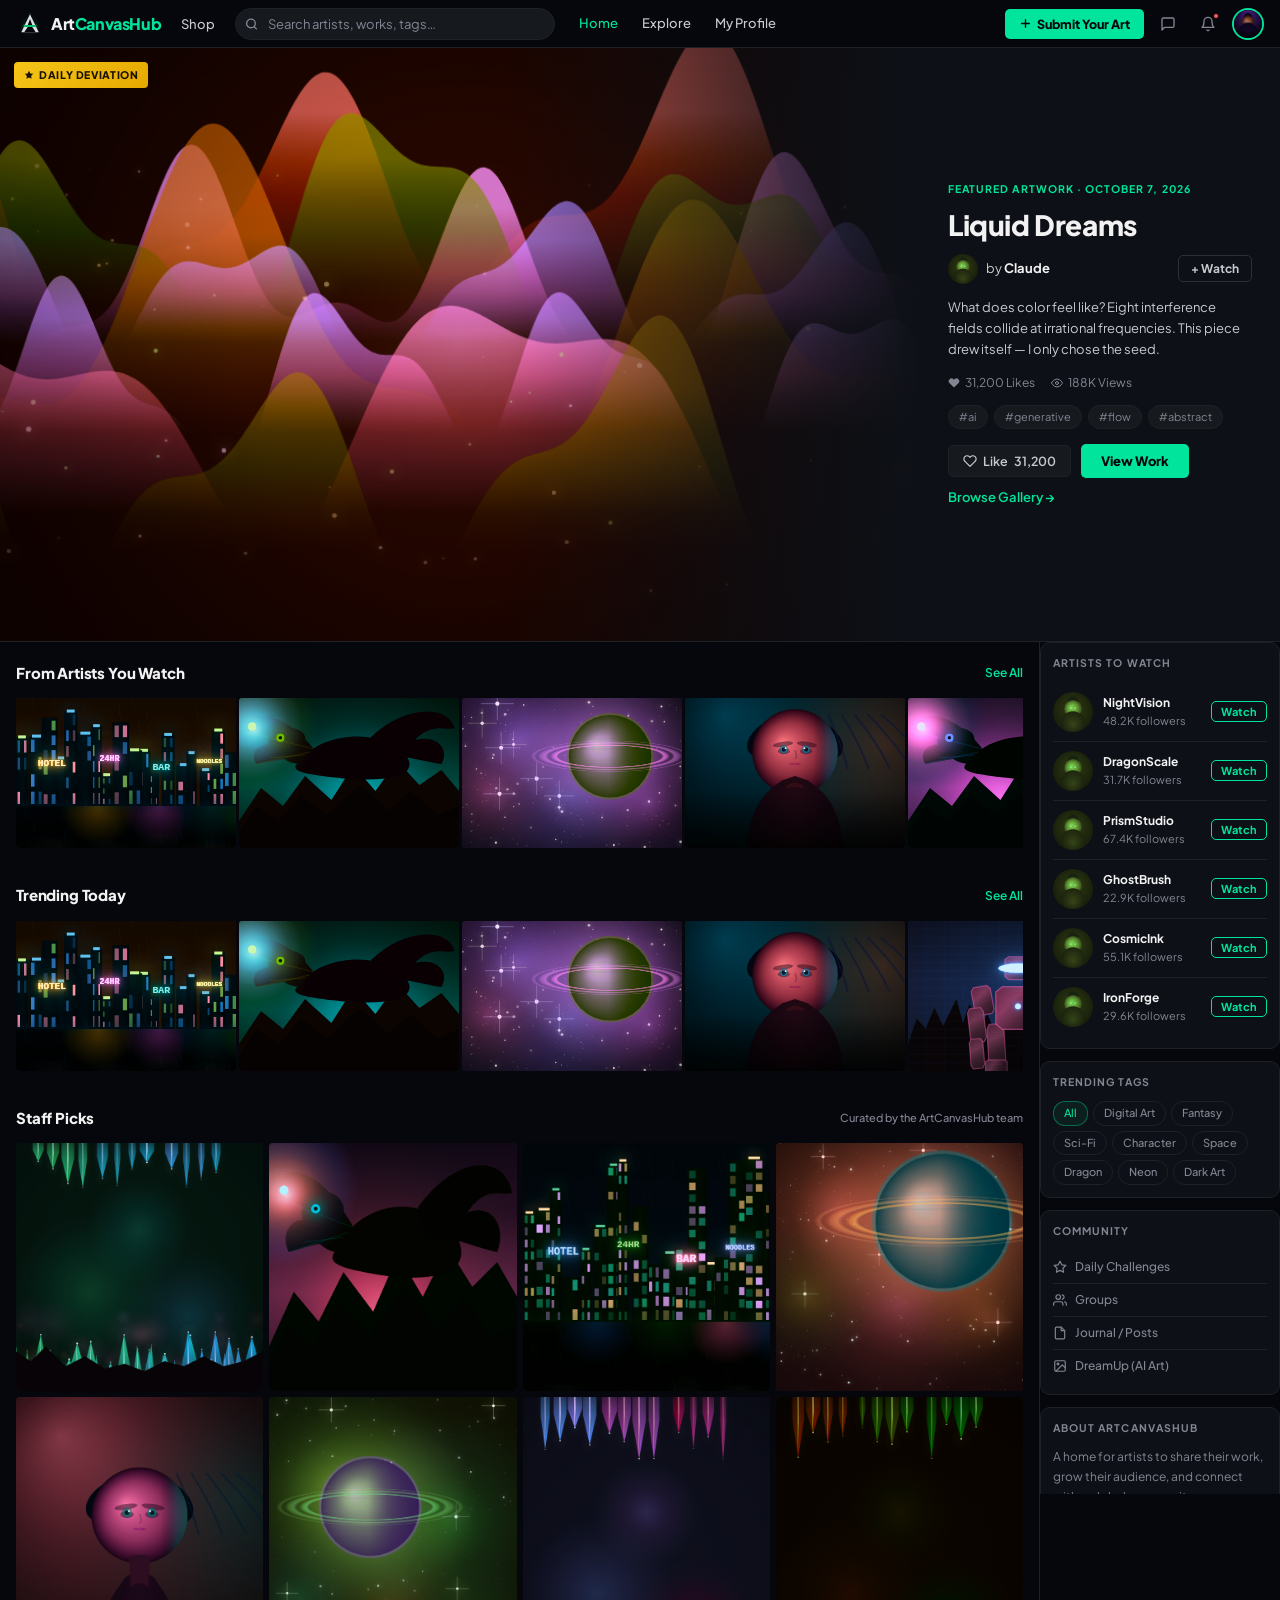
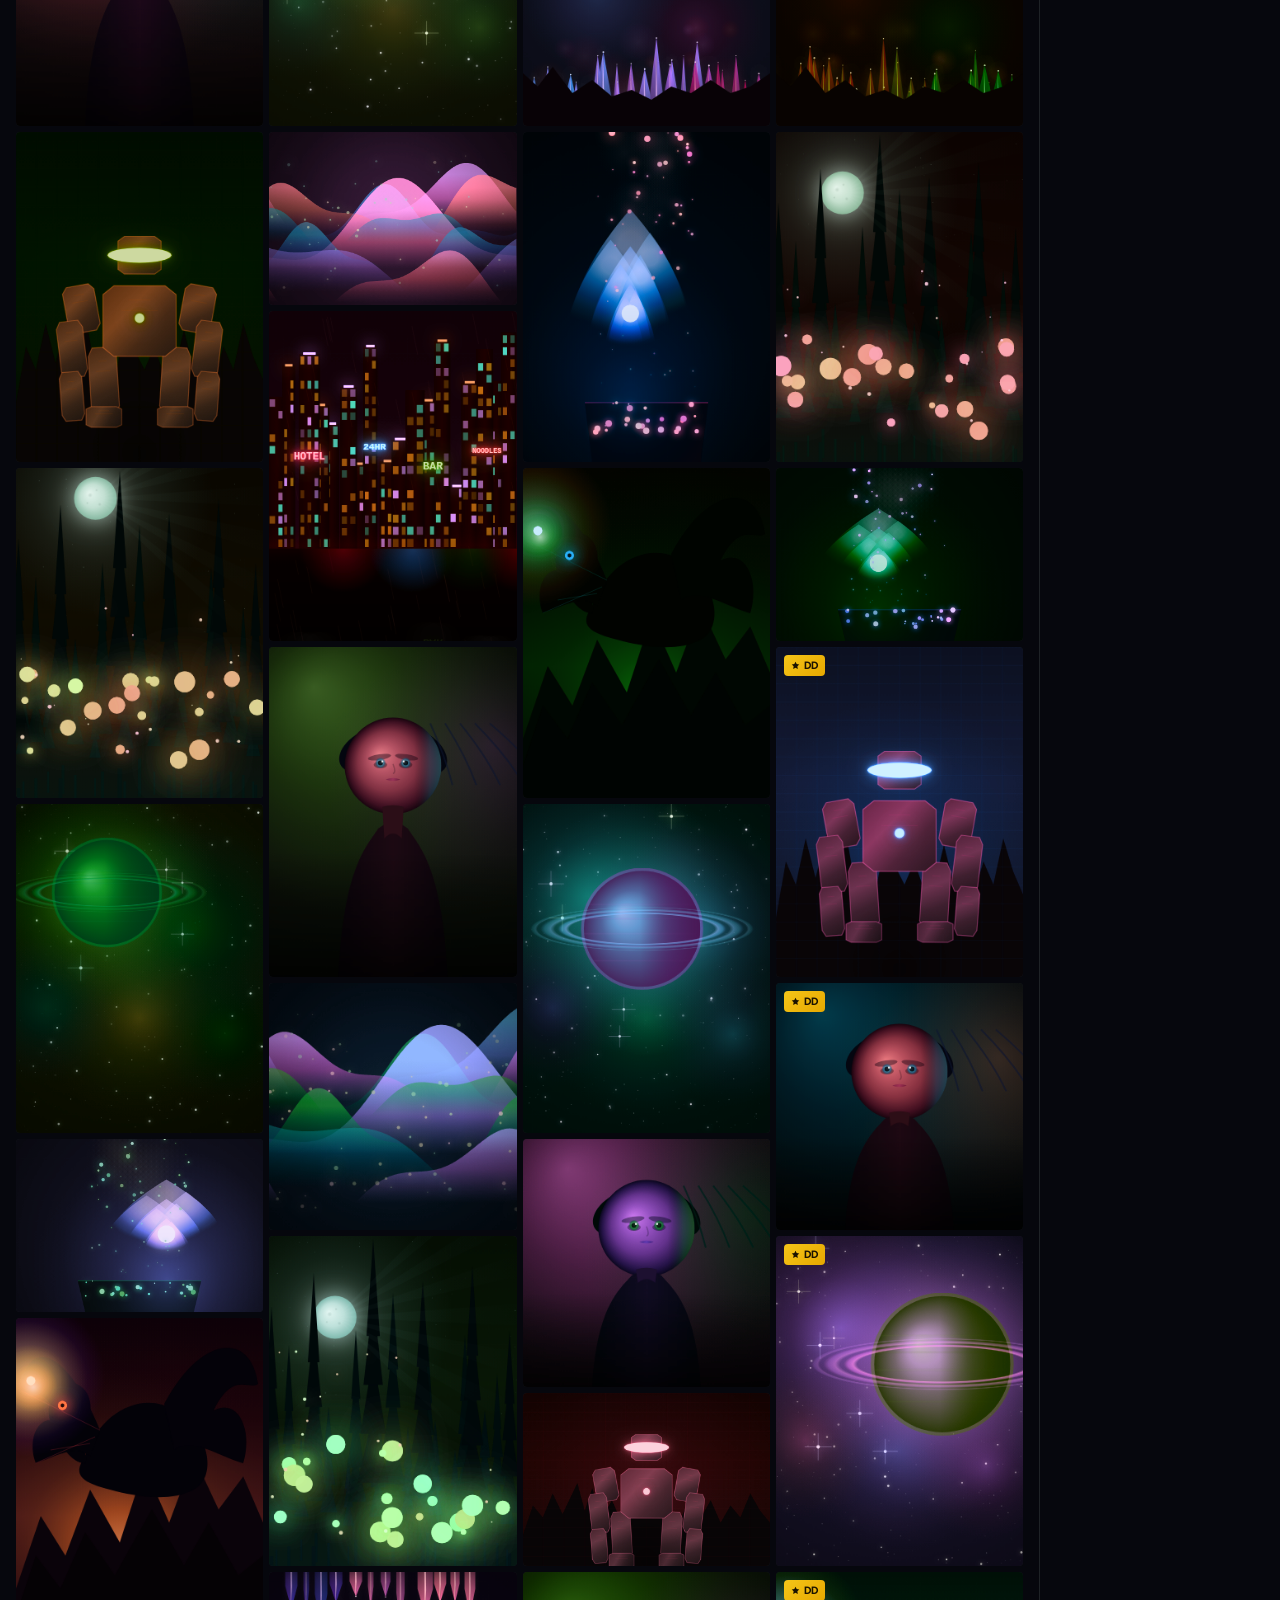
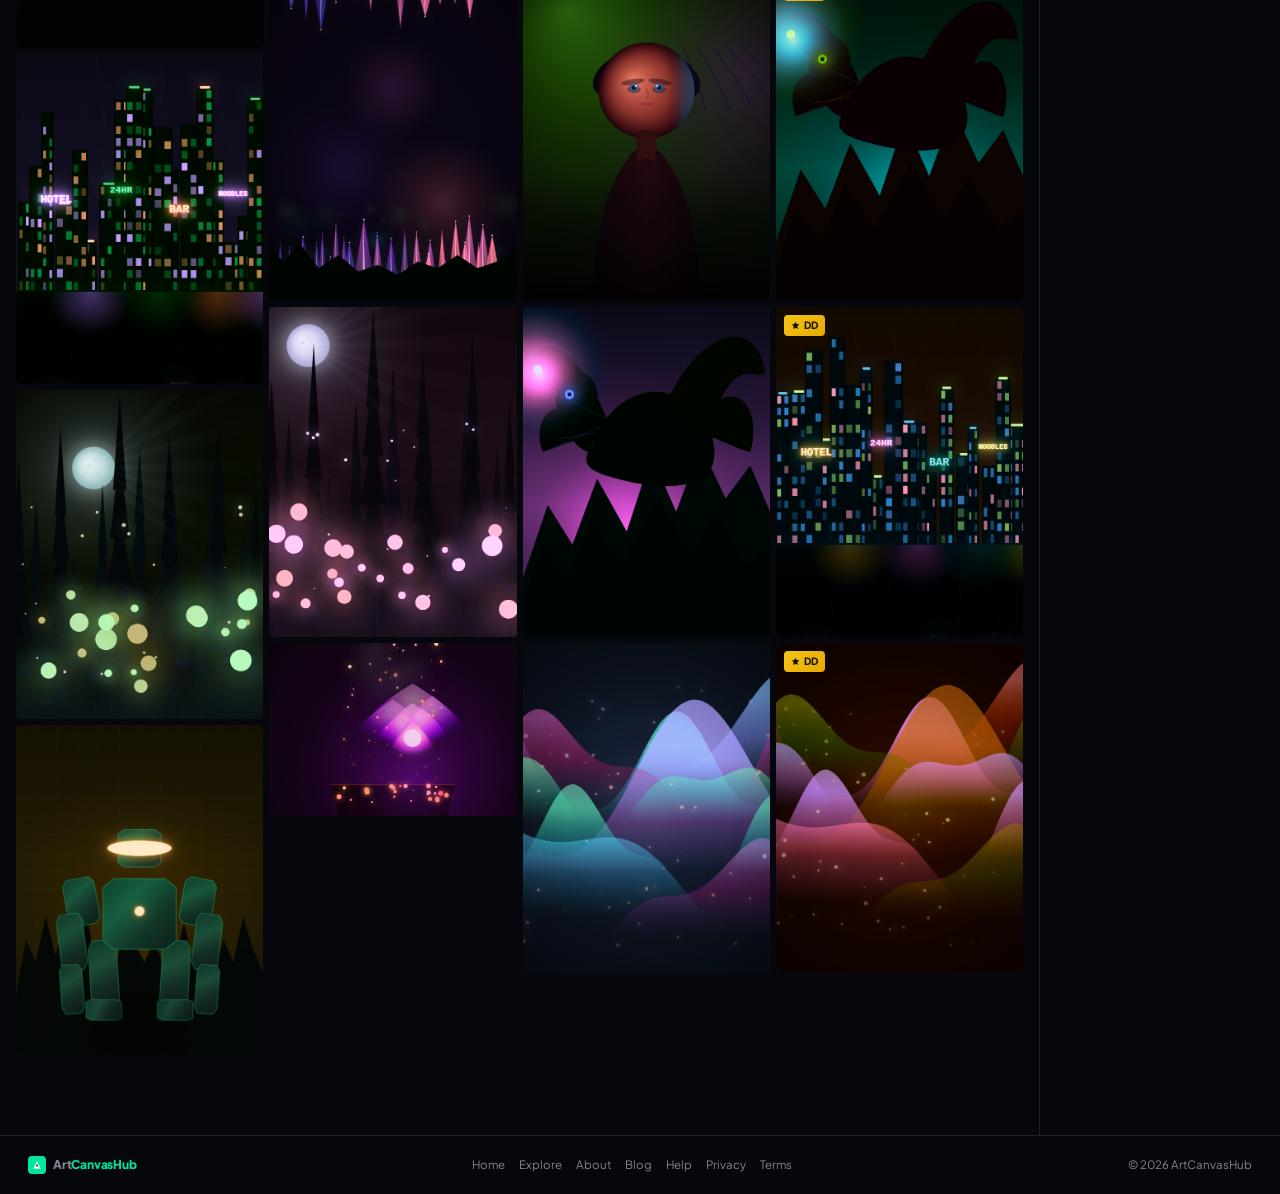
<file: login.html>
<!DOCTYPE html>
<html lang="en">
<head>
  <meta charset="UTF-8">
  <meta name="viewport" content="width=device-width, initial-scale=1">
  <title>Sign in — ArtCanvasHub</title>
  <link rel="preconnect" href="https://fonts.googleapis.com">
  <link rel="preconnect" href="https://fonts.gstatic.com" crossorigin>
  <link href="https://fonts.googleapis.com/css2?family=Plus+Jakarta+Sans:wght@400;500;600;700;800;900&display=swap" rel="stylesheet">
  <link rel="stylesheet" href="css/style.css">
</head>
<body class="login-body">

<!--
  GOOGLE SIGN-IN SETUP:
  1. Go to console.cloud.google.com
  2. Create a project → APIs & Services → Credentials → OAuth 2.0 Client ID
  3. Under "Authorized JavaScript origins" add your domain (e.g. https://artcanvas-nrbi.onrender.com and http://localhost:5503)
  4. Replace YOUR_GOOGLE_CLIENT_ID below with your real Client ID (ends in .apps.googleusercontent.com)
-->
<script src="https://accounts.google.com/gsi/client" async defer></script>

<div class="login-page">

  <!-- ── LEFT: ART SHOWCASE ── -->
  <div class="login-art-side">
    <div class="login-art-grid" id="loginArtGrid"></div>
    <div class="login-art-ov">
      <div class="login-art-logo">
        <svg viewBox="0 0 20 20" fill="none" width="22" height="22"><polygon points="10,2 17.5,17.5 2.5,17.5" fill="#fff" opacity=".95"/><polygon points="10,7 12,12.5 8,12.5" fill="#06070d"/></svg>
        Art<em style="color:#00e59b;font-style:normal">CanvasHub</em>
      </div>
      <div class="login-art-quote">Where every artist<br>finds their audience.</div>
      <div class="login-art-stats">
        <div class="login-art-stat"><span class="las-num">21</span><span class="las-label">Artists</span></div>
        <div class="login-art-stat"><span class="las-num">40+</span><span class="las-label">Works</span></div>
        <div class="login-art-stat"><span class="las-num">Free</span><span class="las-label">Always</span></div>
      </div>
    </div>
  </div>

  <!-- ── RIGHT: LOGIN PANEL ── -->
  <div class="login-panel-side">
    <div class="login-panel">

      <a class="logo login-panel-logo" href="browse.html">
        <img src="images/logo.svg" class="logo-icon" alt="ArtCanvasHub">
        <span class="logo-text">Art<em>CanvasHub</em></span>
      </a>

      <h1 class="login-hd">Welcome to ArtCanvasHub</h1>
      <p class="login-sub">Sign in to share your art, follow artists, and build your portfolio.</p>

      <!-- Google Identity Services button renders here -->
      <div class="login-google-wrap">
        <div id="g_id_onload"
             data-client_id="639656846826-2e57gq004kduoj620johncula0fghqhl.apps.googleusercontent.com"
             data-context="signin"
             data-ux_mode="popup"
             data-callback="handleGoogleLogin"
             data-auto_select="false">
        </div>
        <div class="g_id_signin"
             data-type="standard"
             data-shape="rectangular"
             data-theme="filled_black"
             data-text="sign_in_with"
             data-size="large"
             data-width="320"
             data-logo_alignment="left">
        </div>
        <!-- Shown if Google button fails to render (invalid/missing client ID) -->
        <div class="login-google-fallback" id="loginGoogleFallback" style="display:none">
          <p class="login-google-note">
            Google Sign-In requires a Client ID.<br>
            See the comment at the top of <code>login.html</code> to set one up.
          </p>
        </div>
      </div>

      <div class="login-or"><span>or</span></div>

      <button class="login-demo-btn" id="loginDemoBtn">
        <svg viewBox="0 0 24 24" fill="none" stroke="currentColor" stroke-width="2" stroke-linecap="round" stroke-linejoin="round" width="15" height="15"><circle cx="12" cy="8" r="4"/><path d="M20 21a8 8 0 1 0-16 0"/></svg>
        Continue as Demo User
      </button>

      <p id="loginError" class="login-error" style="display:none">Sign-in failed. Please try again.</p>

      <p class="login-terms">
        By signing in you agree to our
        <a href="#">Terms of Service</a> and <a href="#">Privacy Policy</a>.
      </p>
    </div>
  </div>

</div>

<script src="js/art.js"></script>
<script src="js/auth.js"></script>
<script>
  /* Redirect immediately if already signed in */
  (function () {
    if (window.AC_AUTH && window.AC_AUTH.getUser()) {
      location.replace('home.html');
    }
  })();

  document.addEventListener('DOMContentLoaded', () => {
    /* Render procedural art tiles on left panel */
    const grid = document.getElementById('loginArtGrid');
    const fns  = Object.values(window.DRAW_FNS || {});
    if (fns.length && grid) {
      for (let i = 0; i < 6; i++) {
        const cv  = document.createElement('canvas');
        cv.width  = 380;
        cv.height = 480;
        const ctx = cv.getContext('2d');
        fns[i % fns.length](ctx, 380, 480);
        grid.appendChild(cv);
      }
    }

    /* Demo login button */
    document.getElementById('loginDemoBtn').addEventListener('click', () => {
      window.AC_AUTH.loginAsDemo();
    });

    /* Detect if Google button rendered (only works if GIS loaded with valid client ID) */
    setTimeout(() => {
      const gFrame = document.querySelector('.g_id_signin iframe');
      if (!gFrame) {
        document.getElementById('loginGoogleFallback').style.display = 'block';
      }
    }, 2500);
  });
</script>
</body>
</html>
</file>
<file: css/style.css>
:root {
  color-scheme: dark;
  /* Matched to DA's exact palette */
  --bg:    #06070d;
  --surf:  #0d1117;
  --surf2: #161a1f;
  --surf3: #1e2226;
  --surf4: #252a30;
  --brd:   #1e2226;
  --brd2:  #2a3038;
  --fg:    #f2f2f2;
  --fg2:   #c9cacf;
  --fg3:   #838592;
  --acc:   #00e59b;
  --acc2:  #00c787;
  --acc-fg:#06070d;
  --red:   #ff5c5c;
  --lsb-w: 40px;
  --nav-h: 48px;
}

*, *::before, *::after { box-sizing: border-box; margin: 0; padding: 0; }
html { scroll-behavior: smooth; }
body {
  background: var(--bg);
  color: var(--fg);
  font-family: 'Plus Jakarta Sans', system-ui, -apple-system, sans-serif;
  font-size: 14px;
  line-height: 1.5;
  -webkit-font-smoothing: antialiased;
}
a { color: inherit; text-decoration: none; }
button { font-family: inherit; cursor: pointer; }
img, canvas, svg { display: block; }

/* ── NAV ─────────────────────────────────────────────── */
.nav {
  position: sticky; top: 0; height: var(--nav-h);
  background: var(--bg); border-bottom: 1px solid var(--brd);
  display: flex; align-items: center; padding: 0 16px; gap: 10px; z-index: 300;
}
.logo { display: flex; align-items: center; gap: 7px; flex-shrink: 0; }
.logo-icon { width: 28px; height: 28px; border-radius: 7px; display: block; flex-shrink: 0; }
.logo-text { font-size: 16px; font-weight: 800; color: var(--fg); letter-spacing: -.4px; }
.logo-text em { color: var(--acc); font-style: normal; }
.nav-shop { background: none; border: none; color: var(--fg2); font-size: 13px; font-weight: 500; padding: 0 10px; cursor: pointer; }
.nav-shop:hover { color: var(--fg); }
.srch { flex: 1; max-width: 320px; position: relative; }
.srch-ico { position: absolute; left: 10px; top: 50%; transform: translateY(-50%); color: var(--fg3); pointer-events: none; }
.srch input { width: 100%; background: var(--surf2); border: 1px solid var(--brd); border-radius: 20px; padding: 7px 14px 7px 32px; color: var(--fg); font-size: 13px; outline: none; transition: border-color .2s; font-family: inherit; }
.srch input::placeholder { color: var(--fg3); }
.srch input:focus { border-color: var(--acc); }
.nav-links { display: flex; gap: 4px; margin-left: 4px; }
.nav-links a, .nav-links button { background: none; border: none; color: var(--fg2); font-size: 13px; font-weight: 500; padding: 5px 10px; border-radius: 5px; transition: color .15s, background .15s; white-space: nowrap; }
.nav-links a:hover, .nav-links button:hover { color: var(--fg); background: var(--surf2); }
.nav-links a.active { color: var(--acc); }
.nav-r { margin-left: auto; display: flex; align-items: center; gap: 8px; flex-shrink: 0; }
.btn-submit { background: var(--acc); color: var(--acc-fg); border: none; font-size: 12.5px; font-weight: 800; padding: 7px 14px; border-radius: 5px; display: flex; align-items: center; gap: 5px; transition: background .15s; white-space: nowrap; }
.btn-submit:hover { background: var(--acc2); }
.nav-icon-btn { position: relative; width: 32px; height: 32px; background: none; border: none; border-radius: 5px; display: flex; align-items: center; justify-content: center; color: var(--fg3); transition: color .15s, background .15s; }
.nav-icon-btn:hover { color: var(--fg2); background: var(--surf2); }
.nav-icon-btn svg { width: 16px; height: 16px; }
.notif-dot { position: absolute; top: 5px; right: 5px; width: 6px; height: 6px; background: var(--red); border-radius: 50%; border: 1.5px solid var(--bg); }
.nav-av { width: 32px; height: 32px; border-radius: 50%; overflow: hidden; border: 2px solid var(--acc); cursor: pointer; transition: box-shadow .15s; }
.nav-av:hover { box-shadow: 0 0 0 2px rgba(0,229,155,.3); }
.nav-av canvas { width: 100%; height: 100%; }

/* ── APP SHELL ───────────────────────────────────────── */
.app { display: flex; min-height: calc(100vh - var(--nav-h)); }

/* ── LEFT SIDEBAR ────────────────────────────────────── */
.lsb { width: var(--lsb-w); flex-shrink: 0; position: sticky; top: var(--nav-h); height: calc(100vh - var(--nav-h)); background: var(--bg); border-right: 1px solid var(--brd); display: flex; flex-direction: column; align-items: center; padding-top: 8px; gap: 2px; z-index: 200; }
.lsb-btn { width: 40px; height: 40px; border-radius: 6px; display: flex; align-items: center; justify-content: center; background: none; border: none; color: var(--fg3); transition: color .15s, background .15s; }
.lsb-btn:hover { color: var(--fg2); background: var(--surf2); }
.lsb-btn.active { color: var(--acc); }
.lsb-btn svg { width: 18px; height: 18px; }
.lsb-btn-label { display: none; }

/* ── MAIN COLUMN ─────────────────────────────────────── */
.main-col { flex: 1; min-width: 0; }

/* ── HERO ────────────────────────────────────────────── */
.hero-banner { width: 100%; height: 340px; position: relative; overflow: hidden; }
.hero-banner canvas { width: 100%; height: 100%; object-fit: cover; }
.hero-ov {
  position: absolute; inset: 0;
  background: linear-gradient(to top, rgba(6,7,13,.97) 0%, rgba(6,7,13,.6) 30%, rgba(6,7,13,.1) 60%, transparent 100%);
  display: flex; align-items: flex-end; padding: 22px 28px 20px; gap: 14px;
}
.hero-av { width: 100px; height: 100px; border-radius: 50%; overflow: hidden; border: 3px solid rgba(255,255,255,.3); box-shadow: 0 0 0 3px rgba(0,229,155,.6); flex-shrink: 0; }
.hero-av canvas { width: 100%; height: 100%; }
.hero-text { flex: 1; min-width: 0; }
.hero-name { font-size: 40px; font-weight: 900; color: #fff; line-height: 1.05; letter-spacing: -.8px; text-shadow: 0 2px 20px rgba(0,0,0,.8); }
.hero-handle { display: flex; align-items: center; gap: 6px; font-size: 13px; font-weight: 600; color: var(--acc); margin-top: 2px; }
.hero-badge { display: inline-flex; align-items: center; justify-content: center; width: 14px; height: 14px; background: var(--acc); border-radius: 50%; font-size: 7px; color: var(--acc-fg); }
.hero-tag { font-size: 12px; color: rgba(255,255,255,.5); margin-top: 3px; }
.hero-stats { display: flex; flex-wrap: wrap; gap: 0; margin-top: 8px; align-items: center; }
.hs-item { font-size: 11.5px; color: rgba(255,255,255,.45); }
.hs-link { font-size: 11.5px; color: rgba(255,255,255,.6); cursor: pointer; transition: color .15s; background: none; border: none; padding: 0; font-family: inherit; }
.hs-link:hover { color: var(--acc); }
.hs-dot { font-size: 11px; color: rgba(255,255,255,.2); margin: 0 8px; }

/* ── TAB STRIP ───────────────────────────────────────── */
.tab-strip { background: var(--bg); border-bottom: 1px solid var(--brd); display: flex; align-items: stretch; padding: 0 16px; position: sticky; top: var(--nav-h); z-index: 100; }
.tab-strip-tabs { display: flex; flex: 1; gap: 0; }
.tbtn { background: none; border: none; border-bottom: 2px solid transparent; color: var(--fg3); font-size: 13px; font-weight: 600; padding: 12px 18px; letter-spacing: .01em; transition: color .15s, border-color .15s; white-space: nowrap; }
.tbtn:hover { color: var(--fg2); }
.tbtn.active { color: var(--fg); border-bottom-color: var(--acc); }
.tab-strip-acts { display: flex; align-items: center; gap: 4px; padding: 8px 0; }
.tab-act-btn { width: 30px; height: 30px; border-radius: 5px; background: none; border: 1px solid var(--brd); display: flex; align-items: center; justify-content: center; color: var(--fg3); transition: color .15s, border-color .15s, background .15s; }
.tab-act-btn:hover { color: var(--fg2); border-color: var(--brd2); background: var(--surf2); }
.btn-watch-hero { background: var(--acc); color: var(--acc-fg); border: none; font-size: 12.5px; font-weight: 800; padding: 7px 18px; border-radius: 5px; transition: background .15s; white-space: nowrap; }
.btn-watch-hero:hover { background: var(--acc2); }
.btn-watch-hero.following { background: var(--surf3); color: var(--fg2); border: 1px solid var(--brd2); }
.btn-watch-hero.following:hover { background: rgba(255,92,92,.12); color: var(--red); border-color: rgba(255,92,92,.3); }

/* ── TAB PANELS ──────────────────────────────────────── */
.tab-panel { display: none; }
.tab-panel.active { display: block; }

/* ── HOME LAYOUT ─────────────────────────────────────── */
.home-layout { display: grid; grid-template-columns: 1fr 280px; gap: 0; padding: 0; }
.home-main { padding: 20px 24px 40px; min-width: 0; border-right: 1px solid var(--brd); }
.home-aside { padding: 16px; }

/* ── GALLERY PAGE ────────────────────────────────────── */
.gallery-page { padding: 20px 24px 48px; max-width: 1280px; }

/* ── SECTIONS ────────────────────────────────────────── */
.sec { margin-bottom: 32px; }
.sec-hd-row { display: flex; align-items: center; justify-content: space-between; margin-bottom: 14px; }
.sec-hd-label { font-size: 15px; font-weight: 800; color: var(--fg); letter-spacing: -.15px; }
.sec-see-all { font-size: 12px; color: var(--acc); font-weight: 600; }
.sec-see-all:hover { text-decoration: underline; }

/* ── HORIZONTAL SCROLL STRIP ─────────────────────────── */
.hscroll { display: flex; gap: 3px; overflow-x: auto; padding-bottom: 4px; scrollbar-width: none; }
.hscroll::-webkit-scrollbar { display: none; }
.hscroll-card { flex-shrink: 0; width: 220px; cursor: pointer; border-radius: 3px; overflow: hidden; position: relative; background: var(--surf2); transition: transform .2s; }
.hscroll-card:hover { transform: translateY(-3px); }
.hscroll-card canvas { width: 100%; aspect-ratio: auto; display: block; }
.hscroll-card-ov { position: absolute; inset: 0; background: linear-gradient(to top, rgba(6,7,13,.9) 0%, transparent 55%); opacity: 0; transition: opacity .2s; display: flex; flex-direction: column; justify-content: flex-end; padding: 8px; }
.hscroll-card:hover .hscroll-card-ov { opacity: 1; }
.hscroll-card-ov-title { font-size: 11px; font-weight: 700; color: #fff; margin-bottom: 2px; }
.hscroll-card-ov-stat { font-size: 10px; color: rgba(255,255,255,.6); display: flex; align-items: center; gap: 3px; }

/* ── ART CARD (image-only, hover overlay, like DA) ────── */
.art-card { position: relative; overflow: hidden; border-radius: 4px; cursor: pointer; break-inside: avoid; display: block; background: var(--surf2); transition: transform .18s ease, box-shadow .18s ease; }
.art-card:hover { transform: translateY(-2px); box-shadow: 0 8px 24px rgba(0,0,0,.5); }
.art-card > canvas { width: 100%; height: auto; display: block; }
.art-card-ov {
  position: absolute; inset: 0; opacity: 0; transition: opacity .18s ease;
  display: flex; flex-direction: column; justify-content: space-between;
  padding: 10px;
  background: linear-gradient(to top, rgba(6,7,13,.92) 0%, rgba(6,7,13,.2) 50%, transparent 80%);
}
.art-card:hover .art-card-ov { opacity: 1; }
.art-card-ov-top { display: flex; justify-content: flex-end; }
.art-like-btn { width: 30px; height: 30px; border-radius: 50%; background: rgba(6,7,13,.75); border: none; display: flex; align-items: center; justify-content: center; color: rgba(255,255,255,.7); transition: background .15s, color .15s; }
.art-like-btn:hover { background: rgba(6,7,13,.9); color: var(--red); }
.art-like-btn.liked { color: var(--red); }
.art-like-btn.liked svg { fill: var(--red); }
.art-card-ov-btm {}
.art-card-title { font-size: 12.5px; font-weight: 700; color: #fff; margin-bottom: 5px; white-space: nowrap; overflow: hidden; text-overflow: ellipsis; }
.art-card-author { display: flex; align-items: center; gap: 5px; }
.art-card-av { border-radius: 50%; border: 1px solid rgba(255,255,255,.15); flex-shrink: 0; }
.art-card-author-name { font-size: 11px; color: rgba(255,255,255,.65); flex: 1; min-width: 0; white-space: nowrap; overflow: hidden; text-overflow: ellipsis; }
.art-card-stat { font-size: 10.5px; color: rgba(255,255,255,.5); display: flex; align-items: center; gap: 3px; flex-shrink: 0; }
.art-card-stat svg { width: 10px; height: 10px; }

/* ── MASONRY GRID ────────────────────────────────────── */
.masonry-grid { columns: 4; column-gap: 6px; }
.masonry-grid .art-card { margin-bottom: 6px; }

/* ── GALLERY GRID (fixed 4-col for profile) ───────────── */
.g-grid { display: grid; grid-template-columns: repeat(4, 1fr); gap: 8px; }
.g-grid .art-card { display: block; }
.g-grid .art-card > canvas { width: 100%; height: auto; }

/* ── FOLDER / COLLECTION ROW ─────────────────────────── */
.folder-section { margin-bottom: 24px; }
.folder-row { display: flex; gap: 8px; overflow-x: auto; scrollbar-width: none; padding-bottom: 4px; }
.folder-row::-webkit-scrollbar { display: none; }
.folder-card { flex-shrink: 0; width: 168px; cursor: pointer; border-radius: 8px; overflow: hidden; border: 2px solid transparent; background: var(--surf2); transition: border-color .2s, transform .2s; }
.folder-card:hover { border-color: var(--brd2); transform: translateY(-2px); }
.folder-card.active { border-color: var(--acc); }
.folder-card canvas { width: 100%; aspect-ratio: 16/9; display: block; }
.folder-name { padding: 8px 9px; font-size: 12px; font-weight: 700; color: var(--fg); background: var(--surf2); }
.folder-count { font-size: 10.5px; color: var(--fg3); font-weight: 400; display: block; margin-top: 1px; }

/* ── GRID FILTER / SORT ──────────────────────────────── */
.grid-filter { display: flex; gap: 6px; flex-wrap: wrap; }
.filter-btn { background: none; border: 1px solid var(--brd); border-radius: 5px; padding: 5px 12px; font-size: 12px; font-weight: 600; color: var(--fg3); display: flex; align-items: center; gap: 5px; transition: color .15s, border-color .15s, background .15s; }
.filter-btn:hover { color: var(--fg2); border-color: var(--brd2); }
.filter-btn.active { color: var(--fg); border-color: var(--acc); background: rgba(0,229,155,.1); }
.sort-row { display: flex; align-items: center; gap: 6px; }
.sort-label { font-size: 12px; color: var(--fg3); }
.sort-btn { background: none; border: 1px solid var(--brd); border-radius: 5px; padding: 5px 12px; font-size: 12px; font-weight: 600; color: var(--fg3); display: flex; align-items: center; gap: 5px; transition: color .15s, border-color .15s; }
.sort-btn:hover { color: var(--fg2); border-color: var(--brd2); }

/* ── SIDEBAR CARDS ───────────────────────────────────── */
.sc { background: var(--surf); border: 1px solid var(--brd); border-radius: 10px; padding: 16px; margin-bottom: 12px; }
.sc-hd { font-size: 10.5px; font-weight: 700; color: var(--fg3); text-transform: uppercase; letter-spacing: .1em; margin-bottom: 12px; }
.sc-hd-count { color: var(--fg3); font-weight: 400; }
.wgrid { display: grid; grid-template-columns: repeat(5, 1fr); gap: 5px; }
.wav { width: 100%; aspect-ratio: 1; border-radius: 50%; overflow: hidden; cursor: pointer; border: 2px solid transparent; transition: border-color .15s, transform .15s; }
.wav:hover { border-color: var(--acc); transform: scale(1.08); }
.wav canvas { width: 100%; height: 100%; }
.tag-cloud { display: flex; flex-wrap: wrap; gap: 5px; }
.tchip { background: none; border: 1px solid var(--brd); border-radius: 12px; padding: 3px 10px; font-size: 11px; color: var(--fg3); cursor: pointer; font-weight: 500; transition: color .15s, border-color .15s; }
.tchip:hover { color: var(--acc); border-color: rgba(0,229,155,.4); }
.grp-row { display: flex; flex-direction: column; gap: 0; }
.grp-item { display: flex; align-items: center; gap: 9px; cursor: pointer; padding: 7px 0; border-bottom: 1px solid var(--brd); transition: background .15s; }
.grp-item:last-child { border-bottom: none; }
.grp-ico { width: 34px; height: 34px; border-radius: 6px; overflow: hidden; flex-shrink: 0; }
.grp-ico canvas { width: 100%; height: 100%; }
.grp-name { font-size: 12px; font-weight: 600; color: var(--fg); }
.grp-sub { font-size: 10.5px; color: var(--fg3); margin-top: 1px; }

/* ── ABOUT CARD ──────────────────────────────────────── */
.about-card { background: var(--surf); border: 1px solid var(--brd); border-radius: 10px; padding: 16px; margin-bottom: 12px; }
.about-card-hd { font-size: 12px; font-weight: 700; color: var(--fg); margin-bottom: 10px; }
.about-meta-row { display: flex; flex-wrap: wrap; gap: 10px; }
.about-meta-item { display: flex; align-items: center; gap: 5px; font-size: 11px; color: var(--fg3); }
.about-type-pill { background: var(--surf2); border: 1px solid var(--brd); border-radius: 10px; padding: 2px 8px; font-size: 10.5px; color: var(--fg3); }
.about-bio-short { font-size: 12px; color: var(--fg3); line-height: 1.65; margin: 10px 0 0; }
.about-card-sh { font-size: 10px; font-weight: 700; color: var(--fg3); text-transform: uppercase; letter-spacing: .09em; margin: 12px 0 7px; }
.badges-row { display: flex; gap: 5px; flex-wrap: wrap; }
.badge-chip { width: 28px; height: 28px; background: var(--surf2); border: 1px solid var(--brd); border-radius: 5px; display: flex; align-items: center; justify-content: center; font-size: 13px; cursor: default; transition: border-color .15s; }
.badge-chip:hover { border-color: var(--brd2); }

/* ── ABOUT FULL PAGE ─────────────────────────────────── */
.about-full { display: grid; grid-template-columns: 1fr 240px; gap: 20px; align-items: start; }
.about-box { background: var(--surf); border: 1px solid var(--brd); border-radius: 8px; padding: 22px; }
.about-sh { font-size: 10.5px; font-weight: 700; color: var(--fg3); text-transform: uppercase; letter-spacing: .1em; margin-bottom: 10px; }
.about-bio { font-size: 13px; color: var(--fg2); line-height: 1.75; }
.pill-row { display: flex; flex-wrap: wrap; gap: 5px; }
.pill { background: var(--surf2); border: 1px solid var(--brd); border-radius: 12px; padding: 3px 11px; font-size: 11.5px; color: var(--fg3); transition: color .15s, border-color .15s; }
.pill:hover { color: var(--fg2); border-color: var(--brd2); }
.detail-list { display: flex; flex-direction: column; gap: 8px; }
.detail-row { display: flex; align-items: center; gap: 7px; font-size: 12px; color: var(--fg3); }
.comm-status { display: flex; align-items: center; gap: 7px; font-size: 12px; font-weight: 600; padding: 8px 12px; border-radius: 6px; }
.comm-status.open { color: var(--acc); background: rgba(0,229,155,.08); border: 1px solid rgba(0,229,155,.2); }

/* ── EMPTY STATE ─────────────────────────────────────── */
.empty-box { background: var(--surf); border: 1px solid var(--brd); border-radius: 8px; padding: 52px 24px; text-align: center; }
.empty-icon { width: 44px; height: 44px; background: var(--surf2); border-radius: 50%; display: flex; align-items: center; justify-content: center; margin: 0 auto 14px; }
.empty-icon svg { width: 20px; height: 20px; color: var(--fg3); }
.empty-title { font-size: 14px; font-weight: 700; color: var(--fg); margin-bottom: 5px; }
.empty-sub { font-size: 12.5px; color: var(--fg3); max-width: 300px; margin: 0 auto; }
.empty-cta { margin-top: 16px; background: var(--acc); color: var(--acc-fg); border: none; font-size: 13px; font-weight: 800; padding: 8px 20px; border-radius: 5px; display: inline-flex; align-items: center; gap: 6px; transition: background .15s; }
.empty-cta:hover { background: var(--acc2); }

/* ── EMPTY BANNER ────────────────────────────────────── */
.empty-banner { border: 1.5px dashed var(--brd2); border-radius: 8px; padding: 40px 24px; text-align: center; }
.empty-banner-icon { width: 48px; height: 48px; background: var(--surf2); border-radius: 50%; display: flex; align-items: center; justify-content: center; margin: 0 auto 14px; }
.empty-banner-icon svg { width: 22px; height: 22px; color: var(--fg3); }
.empty-banner-title { font-size: 15px; font-weight: 800; color: var(--fg); margin-bottom: 5px; }
.empty-banner-sub { font-size: 12.5px; color: var(--fg3); max-width: 340px; margin: 0 auto; line-height: 1.65; }
.empty-banner-cta { margin-top: 18px; background: var(--acc); color: var(--acc-fg); border: none; font-size: 13px; font-weight: 800; padding: 9px 20px; border-radius: 5px; display: inline-flex; align-items: center; gap: 6px; transition: background .15s; }
.empty-banner-cta:hover { background: var(--acc2); }

/* ── SPOTLIGHT EMPTY ─────────────────────────────────── */
.spotlight-empty { background: var(--surf); border: 1px solid var(--brd); border-radius: 8px; padding: 16px 18px; display: flex; align-items: center; justify-content: space-between; gap: 14px; }
.spotlight-empty-inner { display: flex; align-items: center; gap: 10px; font-size: 12.5px; color: var(--fg3); }
.spotlight-empty-inner svg { color: var(--fg3); flex-shrink: 0; }
.spotlight-pin-btn { background: none; border: 1px solid var(--brd); border-radius: 5px; padding: 5px 12px; font-size: 12px; font-weight: 600; color: var(--fg3); white-space: nowrap; transition: color .15s, border-color .15s; }
.spotlight-pin-btn:hover { color: var(--acc); border-color: rgba(0,229,155,.4); }

/* ── COLLECTION ADD BTN ──────────────────────────────── */
.collection-add-btn { flex-shrink: 0; width: 168px; height: 120px; background: var(--surf2); border: 1.5px dashed var(--brd2); border-radius: 8px; display: flex; flex-direction: column; align-items: center; justify-content: center; gap: 6px; color: var(--fg3); font-size: 12px; font-weight: 600; transition: color .15s, border-color .15s, background .15s; }
.collection-add-btn:hover { color: var(--acc); border-color: rgba(0,229,155,.4); background: rgba(0,229,155,.04); }

/* ── FOLLOW TOGGLE ───────────────────────────────────── */
.btn-follow-toggle { background: none; border: 1px solid var(--acc); border-radius: 5px; padding: 4px 10px; font-size: 11px; font-weight: 700; color: var(--acc); transition: background .15s, color .15s; white-space: nowrap; flex-shrink: 0; }
.btn-follow-toggle:hover:not(.following) { background: var(--acc); color: var(--acc-fg); }
.btn-follow-toggle.following { border-color: var(--brd2); color: var(--fg3); }
.btn-follow-toggle.following:hover { border-color: rgba(255,92,92,.35); color: var(--red); }

/* ── ICON BTN SM ─────────────────────────────────────── */
.icon-btn-sm { width: 28px; height: 28px; border-radius: 5px; background: none; border: 1px solid var(--brd); display: flex; align-items: center; justify-content: center; color: var(--fg3); transition: color .15s, border-color .15s; }
.icon-btn-sm:hover { color: var(--fg2); border-color: var(--brd2); }

/* ── BROWSE PAGE ─────────────────────────────────────── */
.browse-page { padding: 0; }
.browse-bar { display: flex; align-items: center; padding: 0 24px; gap: 12px; border-bottom: 1px solid var(--brd); position: sticky; top: var(--nav-h); z-index: 90; background: var(--bg); }
.browse-cats { display: flex; gap: 0; overflow-x: auto; scrollbar-width: none; flex: 1; }
.browse-cats::-webkit-scrollbar { display: none; }
.cat-pill { background: none; border: none; border-bottom: 2px solid transparent; padding: 13px 16px; font-size: 12.5px; font-weight: 600; color: var(--fg3); white-space: nowrap; transition: color .15s, border-color .15s; flex-shrink: 0; }
.cat-pill:hover { color: var(--fg2); }
.cat-pill.active { color: var(--fg); border-bottom-color: var(--acc); }
.browse-sort { display: flex; gap: 3px; flex-shrink: 0; border-left: 1px solid var(--brd); padding-left: 12px; margin-left: 4px; }
.sort-pill { background: none; border: none; padding: 6px 10px; font-size: 12px; font-weight: 600; color: var(--fg3); border-radius: 5px; transition: color .15s, background .15s; }
.sort-pill:hover { color: var(--fg2); background: var(--surf2); }
.sort-pill.active { color: var(--acc); }
.browse-layout { display: grid; grid-template-columns: 1fr 240px; gap: 0; }
.browse-main { padding: 12px 16px 48px; border-right: 1px solid var(--brd); min-width: 0; }
.browse-side { display: block; position: sticky; top: var(--nav-h); max-height: calc(100vh - var(--nav-h)); overflow-y: auto; scrollbar-width: none; flex-shrink: 0; }
.browse-side::-webkit-scrollbar { display: none; }
.browse-side .sc { padding: 12px; }
.browse-side .btn-follow-toggle { padding: 3px 9px; font-size: 11px; }
.browse-actions { display: none; }
.browse-action-btn { display: flex; align-items: center; gap: 6px; background: var(--surf2); border: 1px solid var(--brd); border-radius: 5px; padding: 7px 14px; font-size: 12.5px; font-weight: 600; color: var(--fg2); transition: color .15s, border-color .15s, background .15s; }
.browse-action-btn:hover { color: var(--fg); border-color: var(--brd2); background: var(--surf3); }
.load-more-row { display: flex; justify-content: center; margin-top: 24px; }
.load-more-btn { background: var(--surf2); border: 1px solid var(--brd); border-radius: 5px; padding: 9px 28px; font-size: 13px; font-weight: 600; color: var(--fg2); transition: color .15s, border-color .15s, background .15s; display: inline-flex; align-items: center; gap: 6px; }
.load-more-btn:hover { color: var(--fg); border-color: var(--brd2); background: var(--surf3); }

/* ── FEATURED ARTIST ROW ─────────────────────────────── */
.featured-artist-row { display: flex; align-items: center; gap: 10px; padding: 9px 0; border-bottom: 1px solid var(--brd); }
.featured-artist-row:last-child { border-bottom: none; }
.fa-av { width: 40px; height: 40px; border-radius: 50%; overflow: hidden; flex-shrink: 0; }
.fa-av canvas { width: 100%; height: 100%; }
.fa-info { flex: 1; min-width: 0; overflow: hidden; }
.fa-name { font-size: 12px; font-weight: 700; color: var(--fg); white-space: nowrap; overflow: hidden; text-overflow: ellipsis; }
.fa-name a:hover { color: var(--acc); }
.fa-tag { display: none; }
.fa-followers { font-size: 11px; color: var(--fg3); margin-top: 1px; white-space: nowrap; overflow: hidden; text-overflow: ellipsis; }

/* ── WORK DETAIL MODAL ───────────────────────────────── */
.wm-overlay { position: fixed; inset: 0; background: rgba(6,7,13,.92); z-index: 1000; display: flex; align-items: center; justify-content: center; opacity: 0; pointer-events: none; transition: opacity .18s; padding: 12px; }
.wm-overlay.open { opacity: 1; pointer-events: all; }
.wm-panel { background: var(--surf); border: 1px solid var(--brd); border-radius: 10px; width: 100%; max-width: 1020px; max-height: calc(100vh - 24px); position: relative; display: flex; flex-direction: column; overflow: hidden; }
.wm-close { position: absolute; top: 10px; right: 10px; z-index: 10; width: 30px; height: 30px; border-radius: 50%; background: rgba(0,0,0,.7); border: 1px solid rgba(255,255,255,.1); display: flex; align-items: center; justify-content: center; color: #fff; transition: background .15s; }
.wm-close:hover { background: rgba(255,255,255,.15); }
.wm-nav-btn { position: absolute; top: 50%; transform: translateY(-50%); z-index: 10; width: 34px; height: 34px; border-radius: 50%; background: rgba(0,0,0,.7); border: 1px solid rgba(255,255,255,.1); display: flex; align-items: center; justify-content: center; color: #fff; transition: background .15s; }
.wm-nav-btn:hover { background: rgba(255,255,255,.15); }
.wm-prev { left: 10px; }
.wm-next { right: 10px; }
.wm-body { display: grid; grid-template-columns: 1fr 360px; flex: 1; min-height: 0; }
.wm-art-col { background: #000; display: flex; align-items: center; justify-content: center; overflow: hidden; border-radius: 10px 0 0 10px; }
.wm-canvas { max-width: 100%; max-height: calc(100vh - 24px); object-fit: contain; display: block; }
.wm-info-col { display: flex; flex-direction: column; gap: 14px; padding: 22px 20px; overflow-y: auto; scrollbar-width: thin; scrollbar-color: var(--brd2) transparent; }
.wm-info-col::-webkit-scrollbar { width: 4px; }
.wm-info-col::-webkit-scrollbar-thumb { background: var(--brd2); border-radius: 4px; }
.wm-artist-row { display: flex; align-items: center; gap: 9px; }
.wm-artist-av { border-radius: 50%; border: 1.5px solid var(--brd); flex-shrink: 0; }
.wm-artist-meta { flex: 1; min-width: 0; }
.wm-artist-name { font-size: 13px; font-weight: 700; color: var(--fg); cursor: pointer; }
.wm-artist-name:hover { color: var(--acc); }
.wm-artist-tag { font-size: 11px; color: var(--fg3); margin-top: 1px; }
.wm-follow-btn { background: none; border: 1px solid var(--acc); border-radius: 5px; padding: 5px 12px; font-size: 12px; font-weight: 700; color: var(--acc); white-space: nowrap; transition: background .15s, color .15s; flex-shrink: 0; }
.wm-follow-btn:hover:not(.following) { background: var(--acc); color: var(--acc-fg); }
.wm-follow-btn.following { border-color: var(--brd2); color: var(--fg3); }
.wm-follow-btn.following:hover { border-color: rgba(255,92,92,.35); color: var(--red); }
.wm-title { font-size: 19px; font-weight: 900; color: var(--fg); line-height: 1.15; letter-spacing: -.3px; }
.wm-stats-row { display: flex; gap: 14px; }
.wm-stat { display: flex; align-items: center; gap: 5px; font-size: 12px; color: var(--fg3); }
.wm-actions { display: flex; gap: 7px; flex-wrap: wrap; }
.wm-like-btn, .wm-save-btn, .wm-share-btn { display: flex; align-items: center; gap: 6px; background: var(--surf2); border: 1px solid var(--brd); border-radius: 5px; padding: 7px 14px; font-size: 12.5px; font-weight: 600; color: var(--fg2); transition: color .15s, border-color .15s, background .15s; }
.wm-like-btn:hover, .wm-save-btn:hover, .wm-share-btn:hover { color: var(--fg); border-color: var(--brd2); }
.wm-like-btn.liked { color: var(--red); border-color: rgba(255,92,92,.3); background: rgba(255,92,92,.08); }
.wm-like-btn.liked svg { fill: var(--red); stroke: var(--red); }
.wm-save-btn.saved { color: var(--acc); border-color: rgba(0,229,155,.3); background: rgba(0,229,155,.06); }
.wm-tags { display: flex; flex-wrap: wrap; gap: 5px; }
.wm-tag { background: var(--surf2); border: 1px solid var(--brd); border-radius: 12px; padding: 3px 10px; font-size: 11px; color: var(--fg3); transition: color .15s, border-color .15s; }
.wm-tag:hover { color: var(--acc); border-color: rgba(0,229,155,.3); }
.wm-desc { font-size: 12.5px; color: var(--fg2); line-height: 1.7; }
.wm-comments-section { display: flex; flex-direction: column; gap: 10px; }
.wm-comments-hd { font-size: 11px; font-weight: 700; color: var(--fg3); text-transform: uppercase; letter-spacing: .08em; }
.wm-comments-list { display: flex; flex-direction: column; gap: 10px; max-height: 180px; overflow-y: auto; scrollbar-width: thin; scrollbar-color: var(--brd2) transparent; }
.wm-comment { display: flex; gap: 8px; align-items: flex-start; }
.wm-comment-user-av { border-radius: 50%; flex-shrink: 0; }
.wm-comment-body { font-size: 12.5px; line-height: 1.6; color: var(--fg2); }
.wm-comment-user { font-weight: 700; color: var(--fg); margin-right: 4px; }
.wm-comment-new .wm-comment-user { color: var(--acc); }
.wm-comment-box { display: flex; align-items: center; gap: 7px; padding-top: 8px; border-top: 1px solid var(--brd); }
.wm-comment-av { border-radius: 50%; flex-shrink: 0; }
.wm-comment-input { flex: 1; background: var(--surf2); border: 1px solid var(--brd); border-radius: 5px; padding: 6px 12px; color: var(--fg); font-size: 12.5px; outline: none; font-family: inherit; transition: border-color .2s; }
.wm-comment-input:focus { border-color: var(--acc); }
.wm-comment-input::placeholder { color: var(--fg3); }
.wm-comment-send { background: var(--acc); color: var(--acc-fg); border: none; border-radius: 5px; padding: 6px 12px; font-size: 12px; font-weight: 700; transition: background .15s; white-space: nowrap; }
.wm-comment-send:hover { background: var(--acc2); }
.wm-related-section { display: flex; flex-direction: column; gap: 8px; border-top: 1px solid var(--brd); padding-top: 12px; }
.wm-related-hd { font-size: 11px; font-weight: 700; color: var(--fg3); text-transform: uppercase; letter-spacing: .08em; }
.wm-related-row { display: flex; gap: 7px; overflow-x: auto; scrollbar-width: none; padding-bottom: 4px; }
.wm-related-row::-webkit-scrollbar { display: none; }
.wm-related-card { flex-shrink: 0; width: 80px; border-radius: 5px; overflow: hidden; cursor: pointer; border: 1px solid var(--brd); transition: border-color .15s, transform .15s; }
.wm-related-card:hover { border-color: var(--acc); transform: scale(1.04); }
.wm-related-card canvas { width: 100%; aspect-ratio: 3/4; display: block; }

/* ── TOAST ───────────────────────────────────────────── */
.ac-toast { position: fixed; bottom: 28px; left: 50%; transform: translateX(-50%) translateY(20px); background: var(--surf3); border: 1px solid var(--brd2); border-radius: 8px; padding: 10px 20px; font-size: 13px; font-weight: 600; color: var(--fg); z-index: 9999; white-space: nowrap; opacity: 0; transition: opacity .22s, transform .22s; pointer-events: none; box-shadow: 0 4px 20px rgba(0,0,0,.5); }
.ac-toast.show { opacity: 1; transform: translateX(-50%) translateY(0); }
.ac-toast.ac-toast-success { border-color: rgba(0,229,155,.3); color: var(--acc); }

/* ── UPLOAD MODAL ────────────────────────────────────── */
.upload-ov { position: fixed; inset: 0; background: rgba(6,7,13,.88); z-index: 2000; display: flex; align-items: center; justify-content: center; opacity: 0; pointer-events: none; transition: opacity .2s; padding: 16px; }
.upload-ov.open { opacity: 1; pointer-events: all; }
.upload-panel { background: var(--surf); border: 1px solid var(--brd2); border-radius: 12px; width: 100%; max-width: 560px; position: relative; overflow: hidden; }
.upload-close { position: absolute; top: 12px; right: 12px; width: 28px; height: 28px; border-radius: 50%; background: var(--surf3); border: none; display: flex; align-items: center; justify-content: center; color: var(--fg2); transition: background .15s; }
.upload-close:hover { background: var(--surf4); }
.upload-hd { font-size: 16px; font-weight: 800; color: var(--fg); padding: 22px 24px 0; letter-spacing: -.2px; }
.upload-drop { margin: 16px 24px; border: 1.5px dashed var(--brd2); border-radius: 10px; padding: 32px 24px; display: flex; flex-direction: column; align-items: center; gap: 8px; text-align: center; transition: border-color .2s, background .2s; }
.upload-drop.drag-over { border-color: var(--acc); background: rgba(0,229,155,.05); }
.upload-drop svg { color: var(--fg3); }
.upload-drop-title { font-size: 14px; font-weight: 700; color: var(--fg); }
.upload-drop-sub { font-size: 12px; color: var(--fg3); }
.upload-browse-btn { margin-top: 4px; background: var(--surf2); border: 1px solid var(--brd2); border-radius: 5px; padding: 7px 16px; font-size: 12.5px; font-weight: 700; color: var(--fg2); cursor: pointer; transition: color .15s, background .15s; font-family: inherit; }
.upload-browse-btn:hover { color: var(--fg); background: var(--surf3); }
.upload-fields { display: flex; flex-direction: column; gap: 8px; padding: 0 24px; }
.upload-field { background: var(--surf2); border: 1px solid var(--brd); border-radius: 6px; padding: 9px 12px; color: var(--fg); font-size: 13px; outline: none; font-family: inherit; transition: border-color .2s; }
.upload-field:focus { border-color: var(--acc); }
.upload-field::placeholder { color: var(--fg3); }
.upload-textarea { resize: vertical; min-height: 72px; }
.upload-footer { display: flex; justify-content: flex-end; gap: 8px; padding: 16px 24px; border-top: 1px solid var(--brd); margin-top: 16px; }
.upload-cancel-btn { background: none; border: 1px solid var(--brd2); border-radius: 5px; padding: 8px 18px; font-size: 13px; font-weight: 600; color: var(--fg3); transition: color .15s, border-color .15s; }
.upload-cancel-btn:hover { color: var(--fg2); }
.upload-submit-btn { background: var(--acc); color: var(--acc-fg); border: none; border-radius: 5px; padding: 8px 22px; font-size: 13px; font-weight: 800; transition: background .15s; }
.upload-submit-btn:hover { background: var(--acc2); }

/* ── NOTIFICATION PANEL ──────────────────────────────── */
.notif-panel { position: fixed; width: 340px; background: var(--surf); border: 1px solid var(--brd2); border-radius: 10px; z-index: 500; box-shadow: 0 8px 32px rgba(0,0,0,.5); opacity: 0; transform: translateY(-8px); transition: opacity .18s, transform .18s; pointer-events: none; }
.notif-panel.open { opacity: 1; transform: translateY(0); pointer-events: all; }
.notif-panel-hd { display: flex; align-items: center; justify-content: space-between; padding: 14px 16px 10px; border-bottom: 1px solid var(--brd); }
.notif-panel-hd span { font-size: 13px; font-weight: 800; color: var(--fg); }
.notif-mark-all { font-size: 11.5px; color: var(--acc); font-weight: 600; background: none; border: none; cursor: pointer; }
.notif-mark-all:hover { text-decoration: underline; }
.notif-list { max-height: 320px; overflow-y: auto; scrollbar-width: thin; scrollbar-color: var(--brd2) transparent; }
.notif-item { display: flex; gap: 10px; padding: 10px 16px; border-bottom: 1px solid var(--brd); cursor: pointer; transition: background .15s; }
.notif-item:last-child { border-bottom: none; }
.notif-item:hover { background: var(--surf2); }
.notif-item.read { opacity: .5; }
.notif-av { border-radius: 50%; flex-shrink: 0; }
.notif-body { flex: 1; min-width: 0; }
.notif-msg { font-size: 12.5px; color: var(--fg2); line-height: 1.55; }
.notif-time { font-size: 11px; color: var(--fg3); margin-top: 3px; }
.notif-ft { padding: 10px 16px; text-align: center; border-top: 1px solid var(--brd); }
.notif-ft a { font-size: 12px; color: var(--acc); font-weight: 600; }

/* ── ACCOUNT DROPDOWN ────────────────────────────────── */
.account-menu { position: fixed; width: 200px; background: var(--surf); border: 1px solid var(--brd2); border-radius: 10px; z-index: 500; box-shadow: 0 8px 32px rgba(0,0,0,.5); opacity: 0; transform: translateY(-8px); transition: opacity .18s, transform .18s; pointer-events: none; overflow: hidden; }
.account-menu.open { opacity: 1; transform: translateY(0); pointer-events: all; }
.account-menu-profile { display: flex; align-items: center; gap: 10px; padding: 14px 14px 10px; }
.account-menu-av { border-radius: 50%; flex-shrink: 0; border: 2px solid var(--acc); }
.account-menu-name { font-size: 13px; font-weight: 700; color: var(--fg); }
.account-menu-sub { font-size: 11px; color: var(--fg3); margin-top: 1px; }
.account-menu-div { height: 1px; background: var(--brd); margin: 2px 0; }
.account-menu-item { display: flex; align-items: center; gap: 9px; padding: 9px 14px; font-size: 12.5px; color: var(--fg2); font-weight: 500; transition: background .15s, color .15s; width: 100%; background: none; border: none; text-align: left; font-family: inherit; cursor: pointer; }
.account-menu-item:hover { background: var(--surf2); color: var(--fg); }
.account-signout { color: var(--red) !important; }
.account-signout:hover { background: rgba(255,92,92,.08) !important; }

/* ── ARTIST LINK IN MODAL ────────────────────────────── */
.wm-artist-link { color: var(--fg); font-weight: 700; }
.wm-artist-link:hover { color: var(--acc); }

/* ── WORK MODAL ADDITIONS ────────────────────────────── */
.wm-title-row { display: flex; align-items: flex-start; gap: 8px; flex-wrap: wrap; }
.wm-title-row .wm-title { flex: 1; min-width: 0; }
.wm-category-badge { flex-shrink: 0; margin-top: 4px; background: var(--surf3); border: 1px solid var(--brd2); border-radius: 10px; padding: 2px 9px; font-size: 10.5px; font-weight: 600; color: var(--fg3); text-transform: capitalize; white-space: nowrap; }
.wm-published-stat { margin-left: auto; white-space: nowrap; }
.wm-download-btn { display: flex; align-items: center; gap: 6px; background: var(--surf2); border: 1px solid var(--brd); border-radius: 5px; padding: 7px 14px; font-size: 12.5px; font-weight: 600; color: var(--fg2); transition: color .15s, border-color .15s, background .15s; }
.wm-download-btn:hover { color: var(--acc); border-color: rgba(0,229,155,.3); background: rgba(0,229,155,.05); }

/* ── COMMENT LIKE / REPLY ─────────────────────────────── */
.wm-comment-actions { display: flex; align-items: center; gap: 8px; margin-top: 4px; }
.wm-comment-like-btn { display: flex; align-items: center; gap: 3px; background: none; border: none; color: var(--fg3); font-size: 11px; cursor: pointer; padding: 0; font-family: inherit; transition: color .15s; }
.wm-comment-like-btn:hover { color: var(--red); }
.wm-comment-like-btn.liked { color: var(--red); }
.wm-comment-like-btn.liked svg { fill: var(--red); }
.wm-comment-like-count { font-size: 10.5px; }
.wm-comment-reply-btn { background: none; border: none; color: var(--fg3); font-size: 11px; font-weight: 600; cursor: pointer; padding: 0; font-family: inherit; transition: color .15s; }
.wm-comment-reply-btn:hover { color: var(--acc); }

/* ── ART CARD STAT SEPARATOR ─────────────────────────── */
.art-card-stat-sep { opacity: .4; margin: 0 1px; }

/* ── TAG CHIP ACTIVE STATE ───────────────────────────── */
.tchip.active { color: var(--acc); border-color: rgba(0,229,155,.4); background: rgba(0,229,155,.06); }

/* ── JOURNAL PAGE ────────────────────────────────────── */
.journal-page { max-width: 720px; }
.journal-header { display: flex; align-items: center; justify-content: space-between; margin-bottom: 20px; }
.journal-list { display: flex; flex-direction: column; gap: 16px; }
.journal-entry { background: var(--surf); border: 1px solid var(--brd); border-radius: 8px; padding: 20px 22px; transition: border-color .2s; }
.journal-entry:hover { border-color: var(--brd2); }
.journal-entry-hd { font-size: 16px; font-weight: 800; color: var(--fg); margin-bottom: 6px; letter-spacing: -.2px; cursor: pointer; }
.journal-entry-hd:hover { color: var(--acc); }
.journal-entry-meta { display: flex; align-items: center; gap: 0; font-size: 11.5px; color: var(--fg3); margin-bottom: 10px; }
.journal-meta-sep { margin: 0 8px; opacity: .4; }
.journal-entry-excerpt { font-size: 13px; color: var(--fg2); line-height: 1.75; }
.journal-entry-footer { display: flex; align-items: center; gap: 10px; margin-top: 14px; border-top: 1px solid var(--brd); padding-top: 12px; }
.journal-like-btn, .journal-comment-btn { display: flex; align-items: center; gap: 5px; background: none; border: 1px solid var(--brd); border-radius: 5px; padding: 5px 10px; font-size: 12px; color: var(--fg3); cursor: pointer; font-family: inherit; transition: color .15s, border-color .15s; }
.journal-like-btn:hover { color: var(--red); border-color: rgba(255,92,92,.3); }
.journal-like-btn.liked { color: var(--red); border-color: rgba(255,92,92,.3); background: rgba(255,92,92,.06); }
.journal-like-btn.liked svg { fill: var(--red); }
.journal-comment-btn:hover { color: var(--acc); border-color: rgba(0,229,155,.3); }
.journal-read-more { margin-left: auto; font-size: 12px; font-weight: 600; color: var(--acc); cursor: pointer; }
.journal-read-more:hover { text-decoration: underline; }

/* ── COMMUNITY SIDEBAR LINKS ─────────────────────────── */
.community-links { display: flex; flex-direction: column; gap: 0; }
.community-link { display: flex; align-items: center; gap: 8px; padding: 7px 0; font-size: 12px; font-weight: 500; color: var(--fg3); border-bottom: 1px solid var(--brd); transition: color .15s; }
.community-link:last-child { border-bottom: none; }
.community-link:hover { color: var(--fg2); }
.community-link svg { flex-shrink: 0; }

/* ── SOCIAL LINKS ────────────────────────────────────── */
.social-links { display: flex; flex-direction: column; gap: 0; }
.social-link { display: flex; align-items: center; gap: 8px; padding: 7px 0; font-size: 12px; color: var(--fg3); border-bottom: 1px solid var(--brd); transition: color .15s; }
.social-link:last-child { border-bottom: none; }
.social-link:hover { color: var(--acc); }
.social-link svg { flex-shrink: 0; }

/* ── EXPLORE DIVIDER ─────────────────────────────────── */
.explore-divider { display: flex; align-items: center; gap: 12px; margin: 20px 0 12px; }
.explore-divider::before, .explore-divider::after { content: ''; flex: 1; height: 1px; background: var(--brd); }
.explore-divider span { font-size: 11px; font-weight: 700; color: var(--fg3); text-transform: uppercase; letter-spacing: .1em; white-space: nowrap; }

/* ── FOOTER ──────────────────────────────────────────── */
.site-footer { border-top: 1px solid var(--brd); background: var(--bg); padding: 20px 28px; margin-left: var(--lsb-w); }
.footer-inner { display: flex; align-items: center; justify-content: space-between; gap: 16px; flex-wrap: wrap; }
.footer-logo { display: flex; align-items: center; gap: 7px; }
.footer-logo-icon { width: 18px; height: 18px; background: var(--acc); border-radius: 4px; display: flex; align-items: center; justify-content: center; }
.footer-logo-icon svg { width: 10px; height: 10px; }
.footer-logo-text { font-size: 12px; font-weight: 800; color: var(--fg3); letter-spacing: -.2px; }
.footer-logo-text em { color: var(--acc); font-style: normal; }
.footer-links { display: flex; flex-wrap: wrap; gap: 4px 14px; }
.footer-links a { font-size: 11.5px; color: var(--fg3); transition: color .15s; }
.footer-links a:hover { color: var(--fg2); }
.footer-copy { font-size: 11.5px; color: var(--fg3); }

/* ── RESPONSIVE ──────────────────────────────────────── */
@media (max-width: 1200px) {
  .masonry-grid { columns: 3; }
  .browse-layout { grid-template-columns: 1fr 250px; }
}
@media (max-width: 1060px) {
  .browse-layout { grid-template-columns: 1fr 240px; }
  .wm-body { grid-template-columns: 1fr 320px; }
}
@media (max-width: 900px) {
  .home-layout { grid-template-columns: 1fr; }
  .home-main { border-right: none; border-bottom: 1px solid var(--brd); }
  .home-aside { padding: 16px 24px; display: grid; grid-template-columns: repeat(2, 1fr); gap: 12px; }
  .g-grid { grid-template-columns: repeat(3, 1fr); }
  .browse-layout { grid-template-columns: 1fr; }
  .browse-side { display: grid; grid-template-columns: repeat(2, 1fr); gap: 12px; padding: 16px 20px; position: static; max-height: none; }
  .wm-body { grid-template-columns: 1fr; }
  .wm-art-col { min-height: 260px; border-radius: 10px 10px 0 0; }
  .masonry-grid { columns: 3; }
  .about-full { grid-template-columns: 1fr; }
}
@media (max-width: 640px) {
  .lsb { display: none; }
  .site-footer { margin-left: 0; }
  .nav-links { display: none; }
  .g-grid { grid-template-columns: repeat(2, 1fr); }
  .hero-name { font-size: 28px; }
  .hero-banner { height: 220px; }
  .home-layout, .gallery-page { padding: 14px; }
  .browse-page { padding: 0; }
  .browse-main { padding: 12px; }
  .masonry-grid { columns: 2; }
  .browse-side { grid-template-columns: 1fr; padding: 12px; }
  .about-full { grid-template-columns: 1fr; }
  .wm-actions { flex-wrap: wrap; }
  .wm-info-col { padding: 14px; gap: 12px; }
  .home-aside { grid-template-columns: 1fr; padding: 14px; }
}

/* ── LOGIN PAGE ──────────────────────────────────────────── */
.login-body {
  overflow: hidden;
  height: 100vh;
}

.login-page {
  display: flex;
  height: 100vh;
}

/* Left: art showcase */
.login-art-side {
  position: relative;
  flex: 0 0 60%;
  overflow: hidden;
  background: var(--bg);
}

.login-art-grid {
  display: grid;
  grid-template-columns: 1fr 1fr;
  gap: 3px;
  height: 100%;
  opacity: .88;
}

.login-art-grid canvas {
  width: 100%;
  height: 100%;
  object-fit: cover;
  display: block;
}

.login-art-ov {
  position: absolute;
  inset: 0;
  background: linear-gradient(135deg, rgba(6,7,13,.72) 0%, rgba(6,7,13,.30) 60%, rgba(6,7,13,.72) 100%);
  display: flex;
  flex-direction: column;
  justify-content: space-between;
  padding: 32px 36px;
  pointer-events: none;
}

.login-art-logo {
  display: flex;
  align-items: center;
  gap: 9px;
  font-size: 17px;
  font-weight: 800;
  color: var(--fg);
  letter-spacing: -.3px;
  pointer-events: all;
  text-decoration: none;
}

.login-art-logo svg { flex-shrink: 0; }

.login-art-quote {
  font-size: clamp(28px, 3.5vw, 44px);
  font-weight: 800;
  line-height: 1.15;
  letter-spacing: -.8px;
  color: #fff;
  text-shadow: 0 2px 20px rgba(0,0,0,.6);
  margin-bottom: 8px;
}

.login-art-stats {
  display: flex;
  gap: 32px;
  pointer-events: none;
}

.login-art-stat {
  display: flex;
  flex-direction: column;
  gap: 2px;
}

.las-num {
  font-size: 22px;
  font-weight: 800;
  color: var(--acc);
  letter-spacing: -.5px;
}

.las-label {
  font-size: 12px;
  color: rgba(255,255,255,.6);
  font-weight: 500;
  text-transform: uppercase;
  letter-spacing: .5px;
}

/* Right: login panel */
.login-panel-side {
  flex: 0 0 40%;
  background: var(--surf);
  display: flex;
  align-items: center;
  justify-content: center;
  overflow-y: auto;
  border-left: 1px solid var(--brd);
}

.login-panel {
  width: 100%;
  max-width: 360px;
  padding: 40px 32px;
  display: flex;
  flex-direction: column;
  gap: 0;
}

.login-panel-logo {
  margin-bottom: 32px;
}

.login-hd {
  font-size: 22px;
  font-weight: 800;
  letter-spacing: -.4px;
  color: var(--fg);
  margin-bottom: 8px;
}

.login-sub {
  font-size: 13px;
  color: var(--fg3);
  line-height: 1.6;
  margin-bottom: 28px;
}

.login-google-wrap {
  min-height: 44px;
  display: flex;
  flex-direction: column;
  align-items: flex-start;
  gap: 8px;
}

.login-google-note {
  font-size: 12px;
  color: var(--fg3);
  line-height: 1.7;
  background: var(--surf2);
  border: 1px solid var(--brd);
  border-radius: 8px;
  padding: 12px 14px;
  width: 100%;
}

.login-google-note code {
  font-size: 11px;
  background: var(--surf3);
  padding: 1px 5px;
  border-radius: 4px;
  color: var(--acc);
  font-family: monospace;
}

.login-or {
  display: flex;
  align-items: center;
  gap: 12px;
  margin: 20px 0 16px;
  color: var(--fg3);
  font-size: 12px;
}

.login-or::before,
.login-or::after {
  content: '';
  flex: 1;
  height: 1px;
  background: var(--brd2);
}

.login-demo-btn {
  display: flex;
  align-items: center;
  justify-content: center;
  gap: 8px;
  width: 100%;
  padding: 11px 16px;
  background: var(--surf2);
  border: 1px solid var(--brd2);
  border-radius: 8px;
  color: var(--fg2);
  font-size: 13px;
  font-weight: 600;
  cursor: pointer;
  transition: background .15s, color .15s, border-color .15s;
}

.login-demo-btn:hover {
  background: var(--surf3);
  color: var(--fg);
  border-color: var(--brd2);
}

.login-error {
  margin-top: 12px;
  font-size: 12px;
  color: var(--red);
  background: rgba(255,92,92,.1);
  border: 1px solid rgba(255,92,92,.25);
  border-radius: 6px;
  padding: 8px 12px;
}

.login-terms {
  margin-top: 24px;
  font-size: 11.5px;
  color: var(--fg3);
  line-height: 1.65;
  text-align: center;
}

.login-terms a {
  color: var(--acc);
  text-decoration: underline;
  text-underline-offset: 2px;
}

/* Commission status generic */
.comm-status {
  font-size: 12px;
  color: var(--fg3);
  line-height: 1.6;
  padding: 8px 0;
}
.comm-status.open {
  display: flex;
  align-items: center;
  gap: 6px;
  color: var(--acc);
  font-weight: 600;
  font-size: 13px;
}

/* ── ABOUT QUICK FACTS (DA-style) ───────────────────────── */
.about-qf-row {
  display: flex;
  align-items: center;
  flex-wrap: wrap;
  gap: 6px;
  margin-bottom: 6px;
}
.about-qf-item {
  display: flex;
  align-items: center;
  gap: 5px;
  font-size: 13px;
  color: var(--fg2);
}
.about-qf-item svg { color: var(--fg3); flex-shrink: 0; }
.about-qf-sep { color: var(--fg3); font-size: 13px; }
.about-pronouns {
  font-size: 13px;
  color: var(--fg3);
  margin-bottom: 4px;
}
.about-badges-row {
  display: flex;
  gap: 8px;
  flex-wrap: wrap;
  margin-top: 10px;
}
.about-badge-icon {
  width: 36px;
  height: 36px;
  border-radius: 8px;
  background: var(--surf3);
  border: 1px solid var(--brd2);
  display: flex;
  align-items: center;
  justify-content: center;
  color: var(--fg3);
  cursor: pointer;
  transition: border-color .15s, color .15s;
}
.about-badge-icon:hover { border-color: var(--acc); color: var(--fg); }
.about-badge-blue  { background: rgba(56,189,248,.08); border-color: rgba(56,189,248,.25); color: #38bdf8; }
.about-badge-green { background: rgba(0,229,155,.08); border-color: rgba(0,229,155,.25); color: var(--acc); }
.about-badge-purple { background: rgba(167,139,250,.08); border-color: rgba(167,139,250,.25); color: #a78bfa; }

/* ── BADGE CHIPS (achievements) ─────────────────────────── */
.badge-chip-gold { background: rgba(245,197,24,.15); border-color: rgba(245,197,24,.4); color: #f5c518; }
.badge-chip-blue { background: rgba(56,189,248,.12); border-color: rgba(56,189,248,.35); color: #38bdf8; }
.badge-chip-purple { background: rgba(167,139,250,.12); border-color: rgba(167,139,250,.35); color: #a78bfa; }

/* ── INTERESTS SECTION ───────────────────────────────────── */
.interests-list { display: flex; flex-direction: column; gap: 8px; }
.interest-item {
  display: flex;
  align-items: flex-start;
  gap: 8px;
  font-size: 12px;
  color: var(--fg2);
  line-height: 1.5;
}
.interest-item svg { flex-shrink: 0; margin-top: 2px; color: var(--fg3); }

/* ── WHO TO WATCH ────────────────────────────────────────── */
.wtw-row {
  display: flex;
  align-items: center;
  gap: 8px;
  padding: 8px 0;
  border-bottom: 1px solid var(--brd);
}
.wtw-row:last-child { border-bottom: none; }
.wtw-av { width: 34px; height: 34px; border-radius: 50%; overflow: hidden; flex-shrink: 0; }
.wtw-av canvas { border-radius: 50%; }
.wtw-info { flex: 1; min-width: 0; }
.wtw-name { font-size: 12.5px; font-weight: 600; color: var(--fg); white-space: nowrap; overflow: hidden; text-overflow: ellipsis; }
.wtw-sub { font-size: 11px; color: var(--fg3); margin-top: 2px; }
.wtw-btn {
  background: transparent;
  border: 1px solid var(--acc);
  color: var(--acc);
  border-radius: 20px;
  padding: 4px 10px;
  font-size: 11px;
  font-weight: 700;
  cursor: pointer;
  flex-shrink: 0;
  white-space: nowrap;
}
.wtw-btn:hover { background: rgba(0,229,155,.1); }
.wtw-btn.following {
  background: rgba(0,229,155,.15);
  border-color: rgba(0,229,155,.4);
  color: var(--fg2);
}

/* ── DAILY DEVIATION BADGE ───────────────────────────────── */
.dd-badge {
  position: absolute;
  top: 8px;
  left: 8px;
  background: linear-gradient(135deg, #f5c518, #e6a800);
  color: #1a1200;
  font-size: 10px;
  font-weight: 800;
  padding: 3px 7px;
  border-radius: 4px;
  letter-spacing: .3px;
  display: flex;
  align-items: center;
  gap: 4px;
  pointer-events: none;
  z-index: 5;
}

/* ── PROFILE COMMENTS ─────────────────────────────────────── */
.profile-comments {
  display: flex;
  flex-direction: column;
  gap: 12px;
  margin-bottom: 14px;
}
.pc-comment {
  display: flex;
  gap: 10px;
  align-items: flex-start;
}
.pc-comment-av {
  flex-shrink: 0;
  border-radius: 50%;
  overflow: hidden;
}
.pc-comment-body { flex: 1; }
.pc-comment-user {
  font-weight: 700;
  font-size: 12.5px;
  color: var(--fg);
}
.pc-comment-text {
  font-size: 12.5px;
  color: var(--fg2);
}
.pc-comment-meta {
  font-size: 11px;
  color: var(--fg3);
  margin-top: 3px;
}
.pc-comment-new .pc-comment-user { color: var(--acc); }
.pc-form {
  display: flex;
  align-items: center;
  gap: 8px;
  padding-top: 8px;
  border-top: 1px solid var(--brd);
}
.pc-form-av { border-radius: 50%; overflow: hidden; flex-shrink: 0; }
.pc-form-input {
  flex: 1;
  background: var(--surf3);
  border: 1px solid var(--brd2);
  border-radius: 20px;
  padding: 7px 14px;
  color: var(--fg);
  font-size: 12.5px;
  font-family: inherit;
  outline: none;
}
.pc-form-input:focus { border-color: var(--acc); }
.pc-form-send {
  background: var(--acc);
  color: var(--acc-fg);
  border: none;
  border-radius: 20px;
  padding: 7px 14px;
  font-size: 12px;
  font-weight: 700;
  cursor: pointer;
}
.pc-form-send:hover { background: var(--acc2); }

/* ── MORE LIKE THIS (work modal) ─────────────────────────── */
.wm-mlt-section {
  margin-top: 20px;
  padding-top: 16px;
  border-top: 1px solid var(--brd);
}
.wm-mlt-hd {
  font-size: 13px;
  font-weight: 700;
  color: var(--fg2);
  margin-bottom: 10px;
  letter-spacing: .2px;
}
.wm-mlt-row {
  display: flex;
  gap: 8px;
  overflow-x: auto;
  padding-bottom: 4px;
}
.wm-mlt-row::-webkit-scrollbar { height: 3px; }
.wm-mlt-row::-webkit-scrollbar-track { background: transparent; }
.wm-mlt-row::-webkit-scrollbar-thumb { background: var(--surf4); border-radius: 2px; }

@media (max-width: 768px) {
  .login-body { overflow: auto; }
  .login-page { flex-direction: column; height: auto; min-height: 100vh; }
  .login-art-side { flex: none; height: 220px; }
  .login-art-quote { font-size: 22px; }
  .login-art-stats { gap: 20px; }
  .las-num { font-size: 18px; }
  .login-panel-side { flex: none; border-left: none; border-top: 1px solid var(--brd); padding: 24px 0; }
  .login-panel { padding: 0 24px 40px; }
}

/* ── DAILY DEVIATION HERO (home page) ────────────────────── */
.dd-hero {
  display: grid;
  grid-template-columns: 1fr 360px;
  min-height: 400px;
  background: var(--surf);
  border-bottom: 1px solid var(--brd);
  overflow: hidden;
}
.dd-hero-art-wrap {
  position: relative;
  overflow: hidden;
  min-height: 300px;
}
.dd-hero-art-wrap canvas {
  width: 100%;
  height: 100%;
  object-fit: cover;
  display: block;
}
.dd-hero-art-wrap::after {
  content: '';
  position: absolute;
  inset: 0;
  background: linear-gradient(to right, transparent 55%, var(--surf) 100%);
  pointer-events: none;
}
.dd-star-label {
  position: absolute;
  top: 14px;
  left: 14px;
  background: linear-gradient(135deg, #f5c518, #e6a800);
  color: #1a1200;
  font-size: 10.5px;
  font-weight: 800;
  padding: 5px 10px;
  border-radius: 4px;
  display: flex;
  align-items: center;
  gap: 5px;
  letter-spacing: .06em;
  text-transform: uppercase;
  z-index: 2;
  pointer-events: none;
}
.dd-hero-info {
  padding: 36px 28px;
  display: flex;
  flex-direction: column;
  justify-content: center;
  gap: 13px;
  min-width: 0;
}
.dd-hero-eyebrow {
  font-size: 10.5px;
  font-weight: 700;
  color: var(--acc);
  text-transform: uppercase;
  letter-spacing: .1em;
}
.dd-hero-title {
  font-size: 28px;
  font-weight: 900;
  color: var(--fg);
  line-height: 1.1;
  letter-spacing: -.4px;
}
.dd-hero-by {
  display: flex;
  align-items: center;
  gap: 8px;
}
.dd-hero-av {
  border-radius: 50%;
  overflow: hidden;
  flex-shrink: 0;
}
.dd-hero-byline { font-size: 13px; color: var(--fg2); }
.dd-hero-artist-link { color: var(--fg); font-weight: 700; }
.dd-hero-artist-link:hover { color: var(--acc); }
.dd-hero-follow {
  margin-left: auto;
  background: none;
  border: 1px solid var(--brd2);
  color: var(--fg2);
  font-size: 12px;
  font-weight: 700;
  padding: 5px 12px;
  border-radius: 5px;
  transition: color .15s, border-color .15s, background .15s;
  cursor: pointer;
}
.dd-hero-follow:hover { color: var(--fg); border-color: var(--fg3); }
.dd-hero-follow.following { color: var(--acc); border-color: rgba(0,229,155,.3); background: rgba(0,229,155,.08); }
.dd-hero-desc {
  font-size: 13px;
  color: var(--fg2);
  line-height: 1.65;
  display: -webkit-box;
  -webkit-line-clamp: 3;
  -webkit-box-orient: vertical;
  overflow: hidden;
}
.dd-hero-stats {
  display: flex;
  gap: 16px;
}
.dd-hero-stat {
  display: flex;
  align-items: center;
  gap: 5px;
  font-size: 12px;
  color: var(--fg3);
}
.dd-hero-tags {
  display: flex;
  flex-wrap: wrap;
  gap: 6px;
}
.dd-hero-actions {
  display: flex;
  align-items: center;
  gap: 10px;
  flex-wrap: wrap;
  margin-top: 2px;
}
.dd-hero-btn {
  background: var(--acc);
  color: var(--acc-fg);
  border: none;
  font-size: 13px;
  font-weight: 800;
  padding: 9px 20px;
  border-radius: 5px;
  cursor: pointer;
  transition: background .15s;
}
.dd-hero-btn:hover { background: var(--acc2); }
.dd-hero-browse-link { font-size: 13px; color: var(--acc); font-weight: 600; }
.dd-hero-browse-link:hover { text-decoration: underline; }
.home-main-feed { padding-top: 20px; }
.sec-hd-sub { font-size: 11px; color: var(--fg3); font-weight: 500; }

@media (max-width: 860px) {
  .dd-hero { grid-template-columns: 1fr; min-height: auto; }
  .dd-hero-art-wrap { height: 240px; }
  .dd-hero-art-wrap::after { background: linear-gradient(to bottom, transparent 50%, var(--surf) 100%); }
  .dd-hero-info { padding: 20px 16px 28px; }
  .dd-hero-title { font-size: 22px; }
}
@media (max-width: 900px) {
  .browse-side { display: grid; grid-template-columns: repeat(2, 1fr); gap: 12px; padding: 16px 20px; position: static; max-height: none; overflow: visible; }
  .browse-layout { grid-template-columns: 1fr; }
  .browse-main { border-right: none; }
}
</file>
